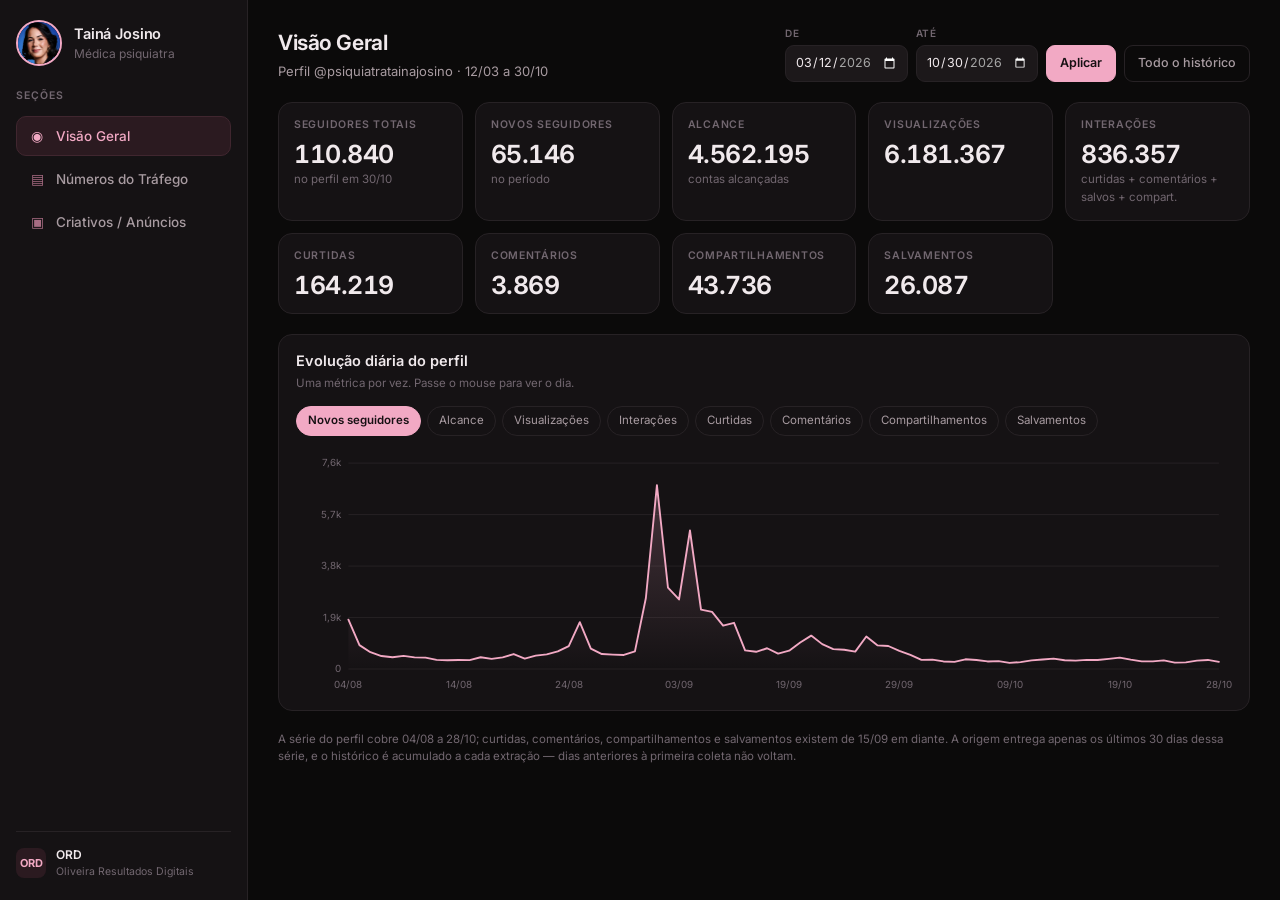
<file: site/index.html>
<!doctype html>
<html lang="pt-BR">
<head>
<meta charset="UTF-8">
<meta name="viewport" content="width=device-width, initial-scale=1">
<meta name="description" content="Dashboard de performance — Tainá Psiquiatra">
<title>Tainá Psiquiatra · Dashboard</title>
<link rel="icon" href="logo.jpg">
<link rel="preconnect" href="https://fonts.googleapis.com">
<link rel="preconnect" href="https://fonts.gstatic.com" crossorigin>
<link href="https://fonts.googleapis.com/css2?family=Inter:wght@400;500;600;700&display=swap" rel="stylesheet">
<link rel="stylesheet" href="style.css">
</head>
<body>
<div class="shell">
  <aside class="sidebar">
    <div class="brand">
      <img src="logo.jpg" alt="Tainá Josino">
      <div>
        <div class="name">Tainá Josino</div>
        <div class="sub">Médica psiquiatra</div>
      </div>
    </div>

    <div class="nav-label">Seções</div>
    <nav class="nav" id="nav">
      <a class="active" data-page="visao"><span class="ic">◉</span>Visão Geral</a>
      <a data-page="trafego"><span class="ic">▤</span>Números do Tráfego</a>
      <a data-page="criativos"><span class="ic">▣</span>Criativos / Anúncios</a>
    </nav>

    <div class="foot">
      <div class="mini">ORD</div>
      <div><div class="t">ORD</div><div class="s">Oliveira Resultados Digitais</div></div>
    </div>
  </aside>

  <main class="main">
    <!-- ========== VISÃO GERAL ========== -->
    <section id="page-visao">
      <div class="page-head">
        <div class="ttl">
          <h1>Visão Geral</h1>
          <p id="visaoSub">Desempenho do perfil no Instagram — alcance, engajamento e seguidores.</p>
        </div>
      <div class="datefilter">
        <div class="fld"><label for="deV">De</label><input type="date" id="deV"></div>
        <div class="fld"><label for="ateV">Até</label><input type="date" id="ateV"></div>
        <button id="aplicarV">Aplicar</button>
        <button class="ghost" id="limparV">Todo o histórico</button>
      </div>
      </div>
      <div class="kpis" id="visaoKpis"></div>
      <div class="card">
        <div class="card-head">
          <div>
            <h2>Evolução diária do perfil</h2>
            <p class="hint">Uma métrica por vez. Passe o mouse para ver o dia.</p>
          </div>
          <div class="metrics" id="visaoMetrics"></div>
        </div>
        <div class="card-body"><div class="plot" id="visaoPlot"></div></div>
      </div>
      <p class="note" id="visaoNota"></p>
    </section>

    <!-- ========== NÚMEROS DO TRÁFEGO ========== -->
    <section id="page-trafego" class="hidden">
      <div class="page-head">
        <div class="ttl">
          <h1>Números do Tráfego</h1>
          <p id="trafegoSub">Métricas do gerenciador de anúncios.</p>
        </div>
      <div class="datefilter">
        <div class="fld"><label for="deT">De</label><input type="date" id="deT"></div>
        <div class="fld"><label for="ateT">Até</label><input type="date" id="ateT"></div>
        <button id="aplicarT">Aplicar</button>
        <button class="ghost" id="limparT">Todo o histórico</button>
      </div>
      </div>
      <div class="kpis" id="trafegoKpis"></div>
      <div class="card">
        <div class="card-head">
          <div>
            <h2>Evolução diária do investimento</h2>
            <p class="hint">Uma métrica por vez. Passe o mouse para ver o dia.</p>
          </div>
          <div class="metrics" id="trafegoMetrics"></div>
        </div>
        <div class="card-body"><div class="plot" id="trafegoPlot"></div></div>
      </div>
      <div class="card">
        <div class="card-head"><div><h2>Campanhas no período</h2></div></div>
        <div class="card-body"><div class="scroll"><table id="tabCampanhas"></table></div></div>
      </div>
      <p class="note" id="trafegoNota"></p>
    </section>

    <!-- ========== CRIATIVOS ========== -->
    <section id="page-criativos" class="hidden">
      <div class="page-head">
        <div class="ttl">
          <h1>Criativos / Anúncios</h1>
          <p id="criativosSub"></p>
        </div>
      <div class="datefilter">
        <div class="fld"><label for="deC">De</label><input type="date" id="deC"></div>
        <div class="fld"><label for="ateC">Até</label><input type="date" id="ateC"></div>
        <button id="aplicarC">Aplicar</button>
        <button class="ghost" id="limparC">Todo o histórico</button>
      </div>
      </div>
      <div class="card">
        <div class="card-head">
          <div>
            <h2>Top publicações</h2>
            <p class="hint">Ordenadas pelo engajamento do post no Instagram: curtidas, comentários, salvamentos e compartilhamentos.</p>
          </div>
        </div>
        <div class="card-body"><div class="grid-ads" id="topPosts"></div></div>
      </div>
      <div class="card">
        <div class="card-head"><div><h2>Todos os criativos</h2><p class="hint" id="criativosHint"></p></div></div>
        <div class="card-body"><div class="grid-ads" id="gridAds"></div></div>
      </div>
    </section>
  </main>
</div>
<script src="data.js"></script>
<script src="app.js"></script>
</body>
</html>
</file>
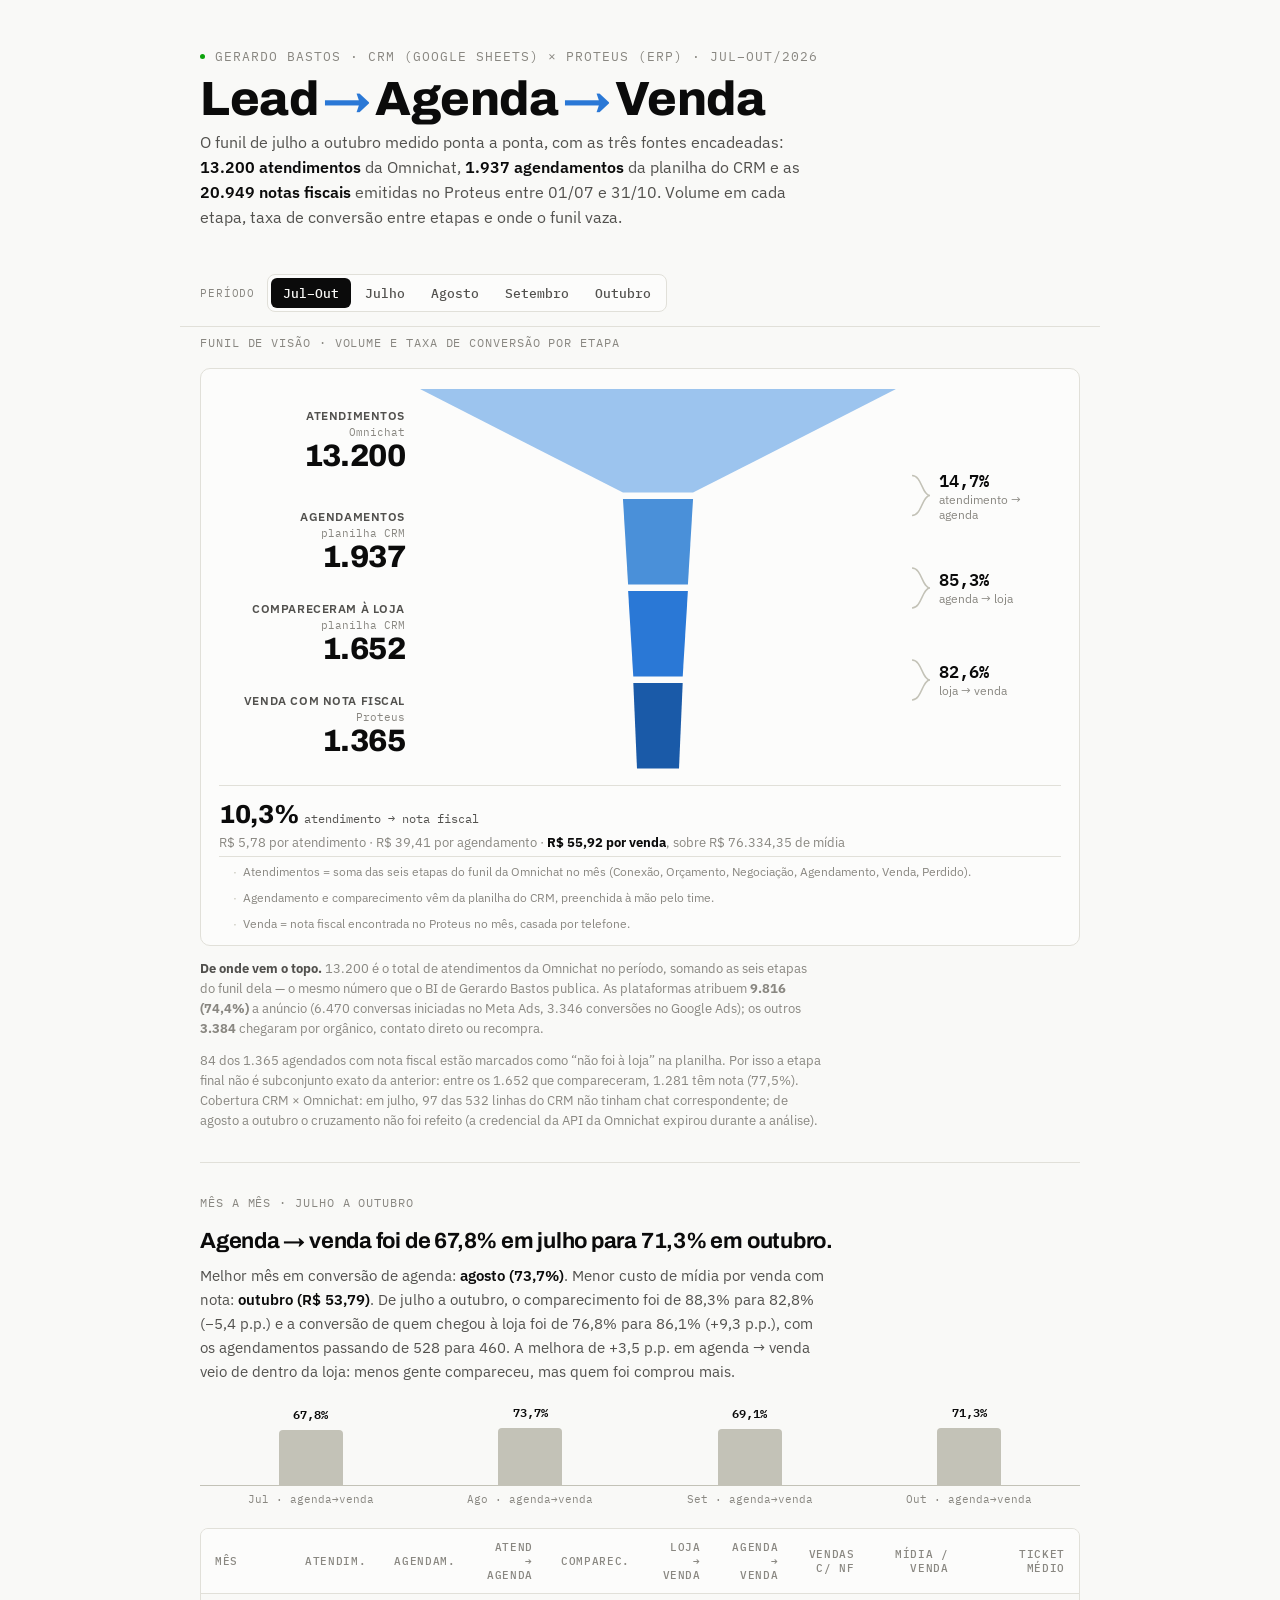
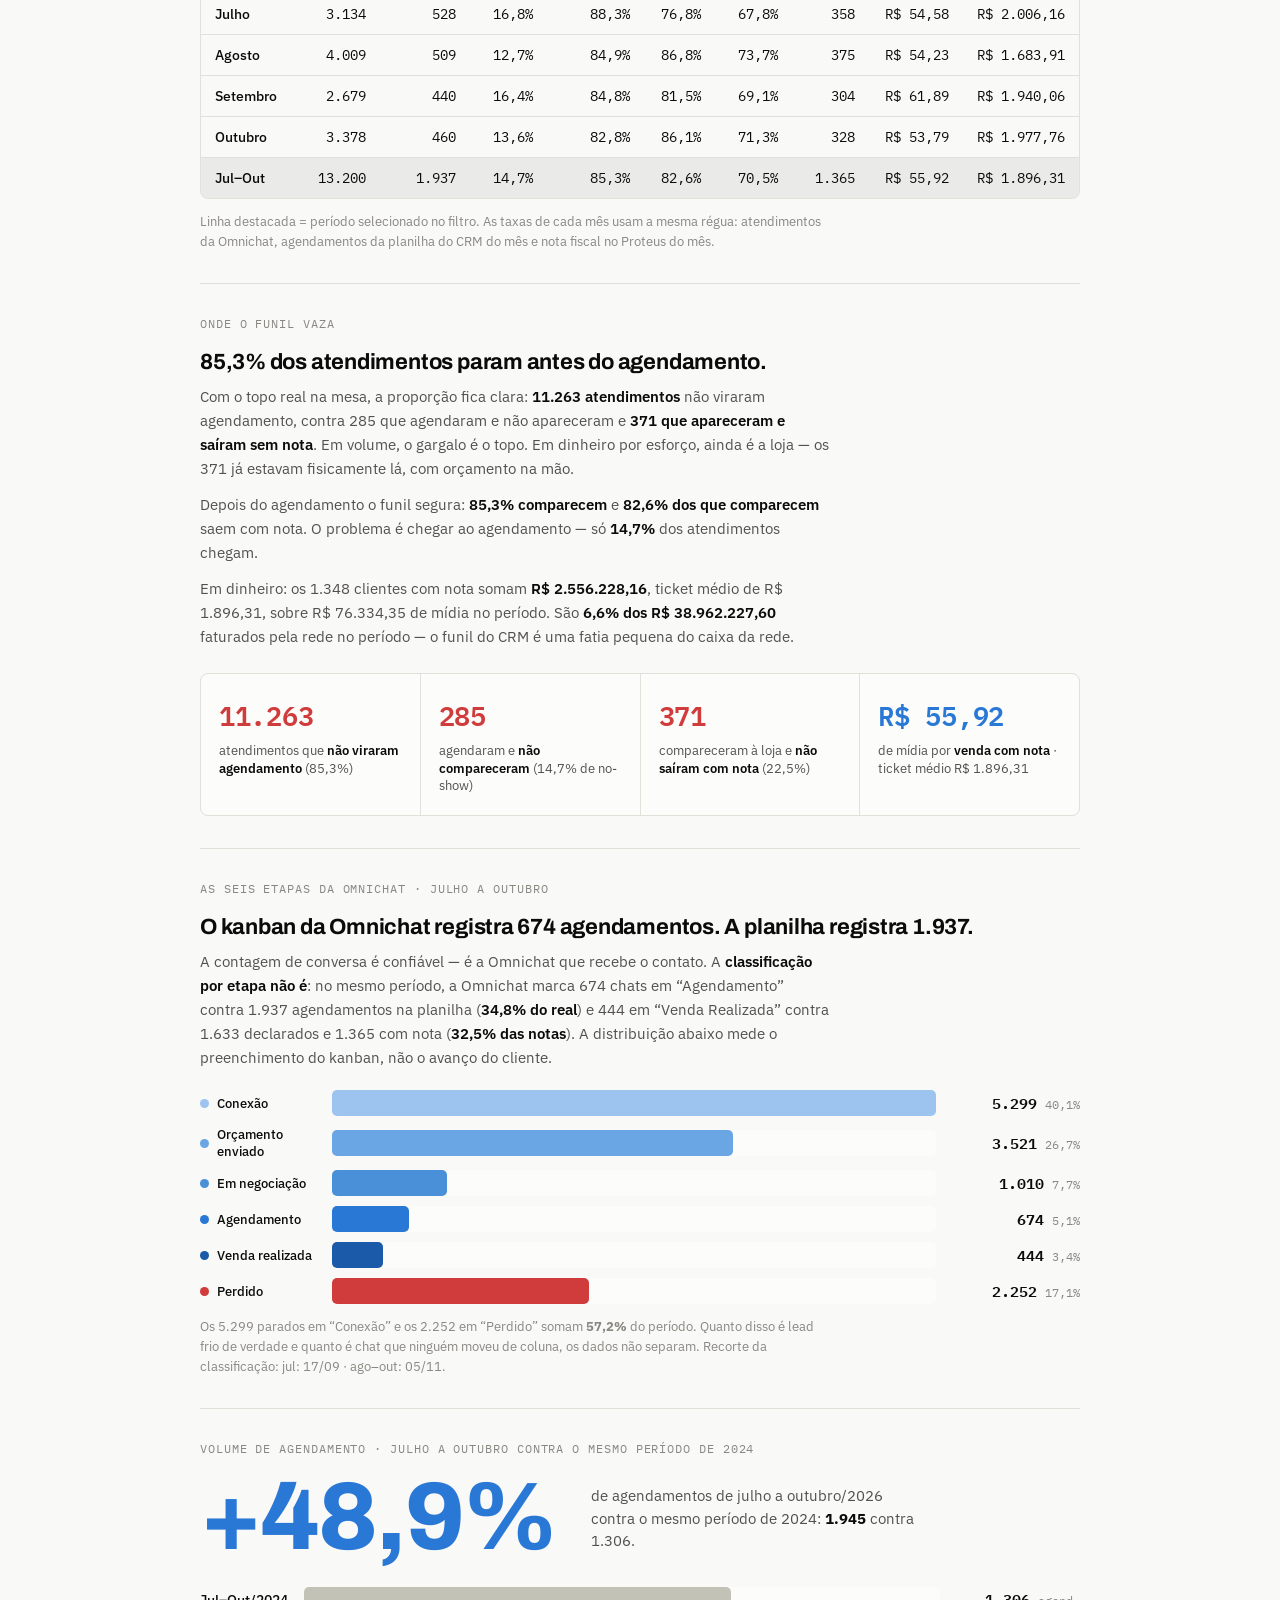
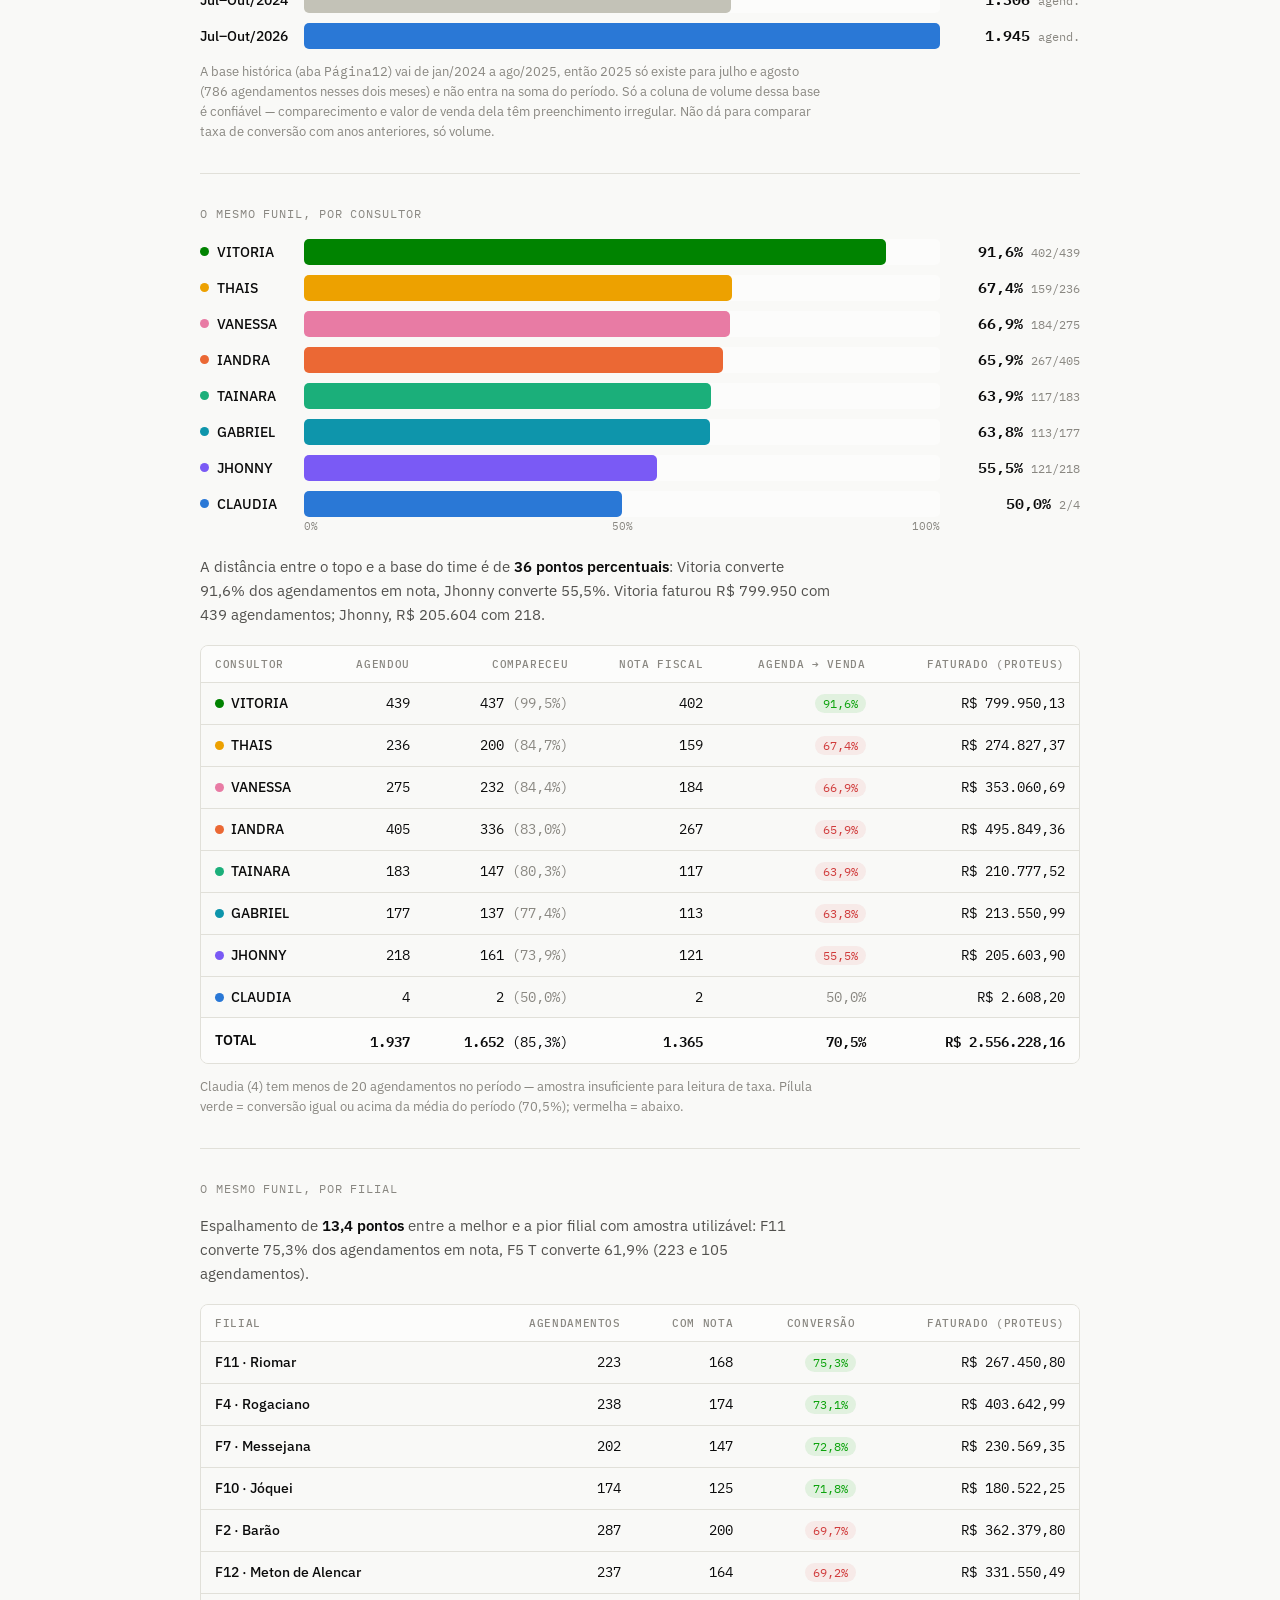
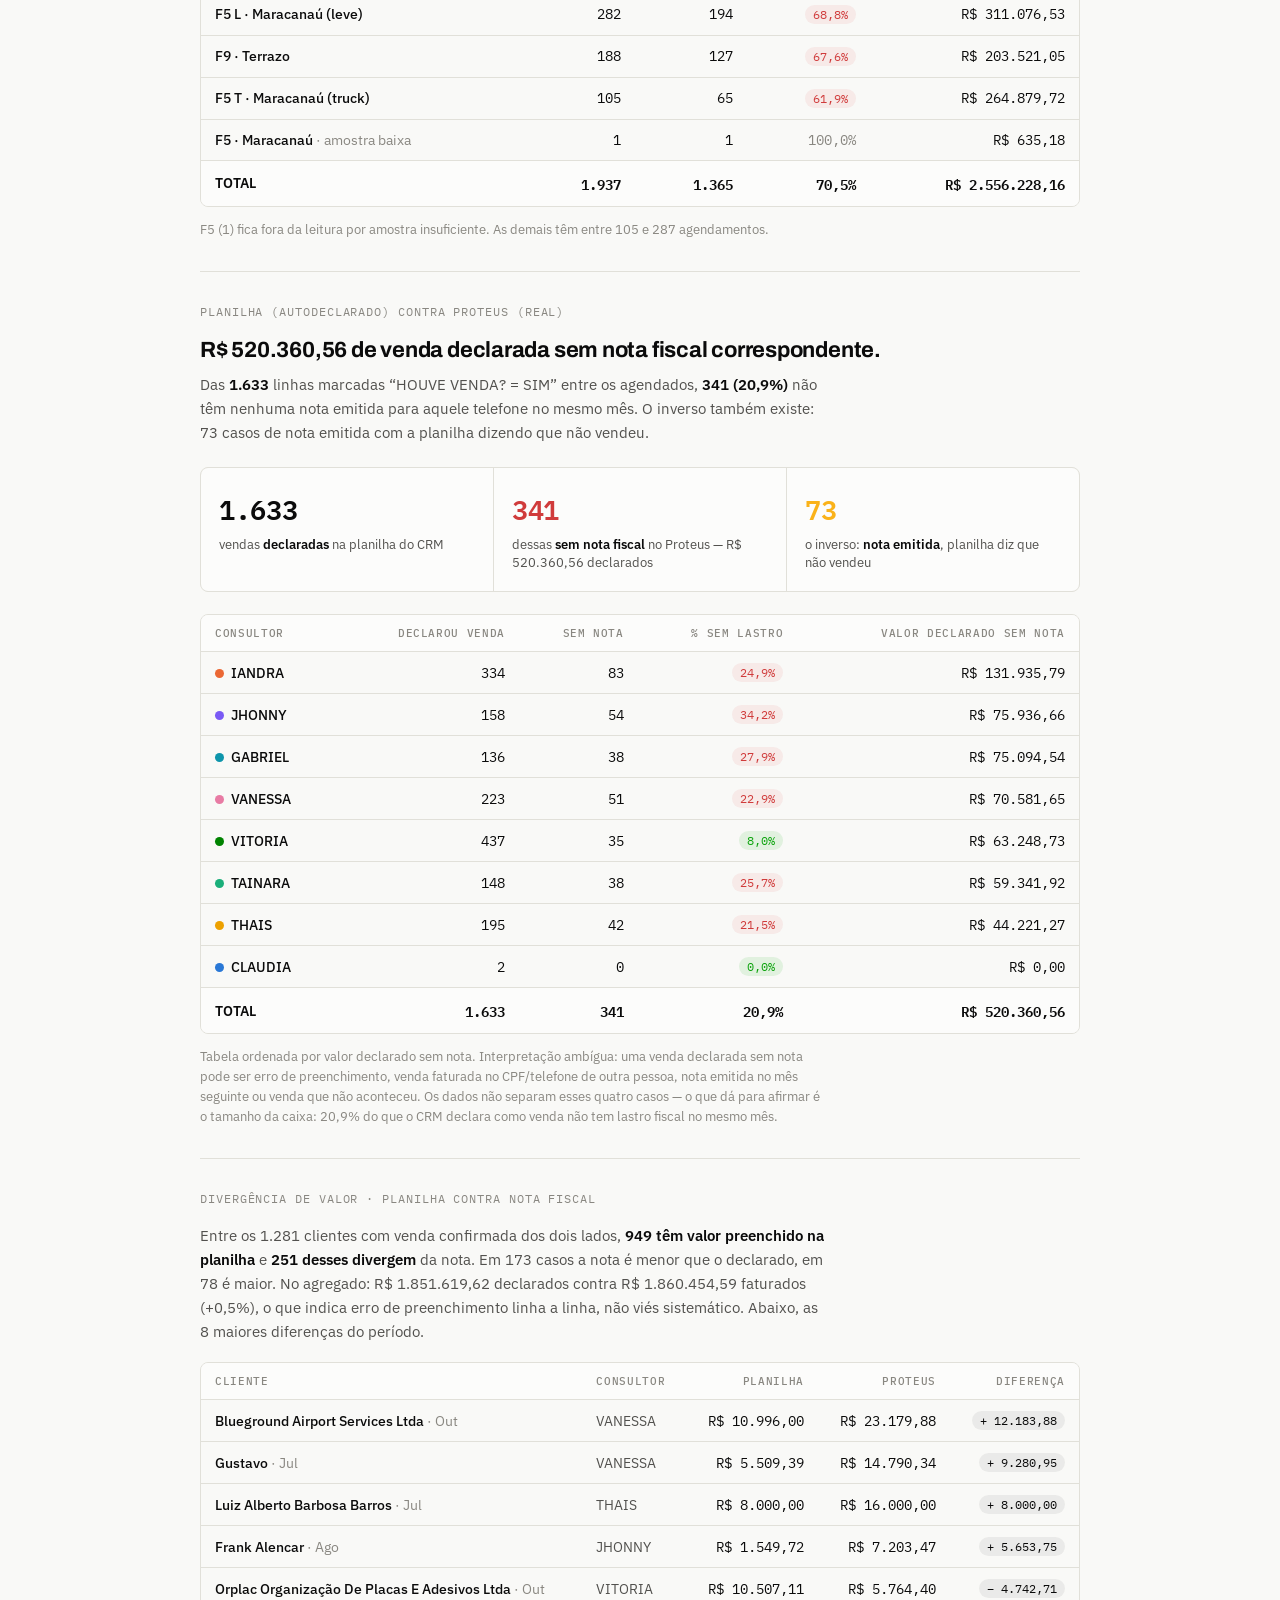
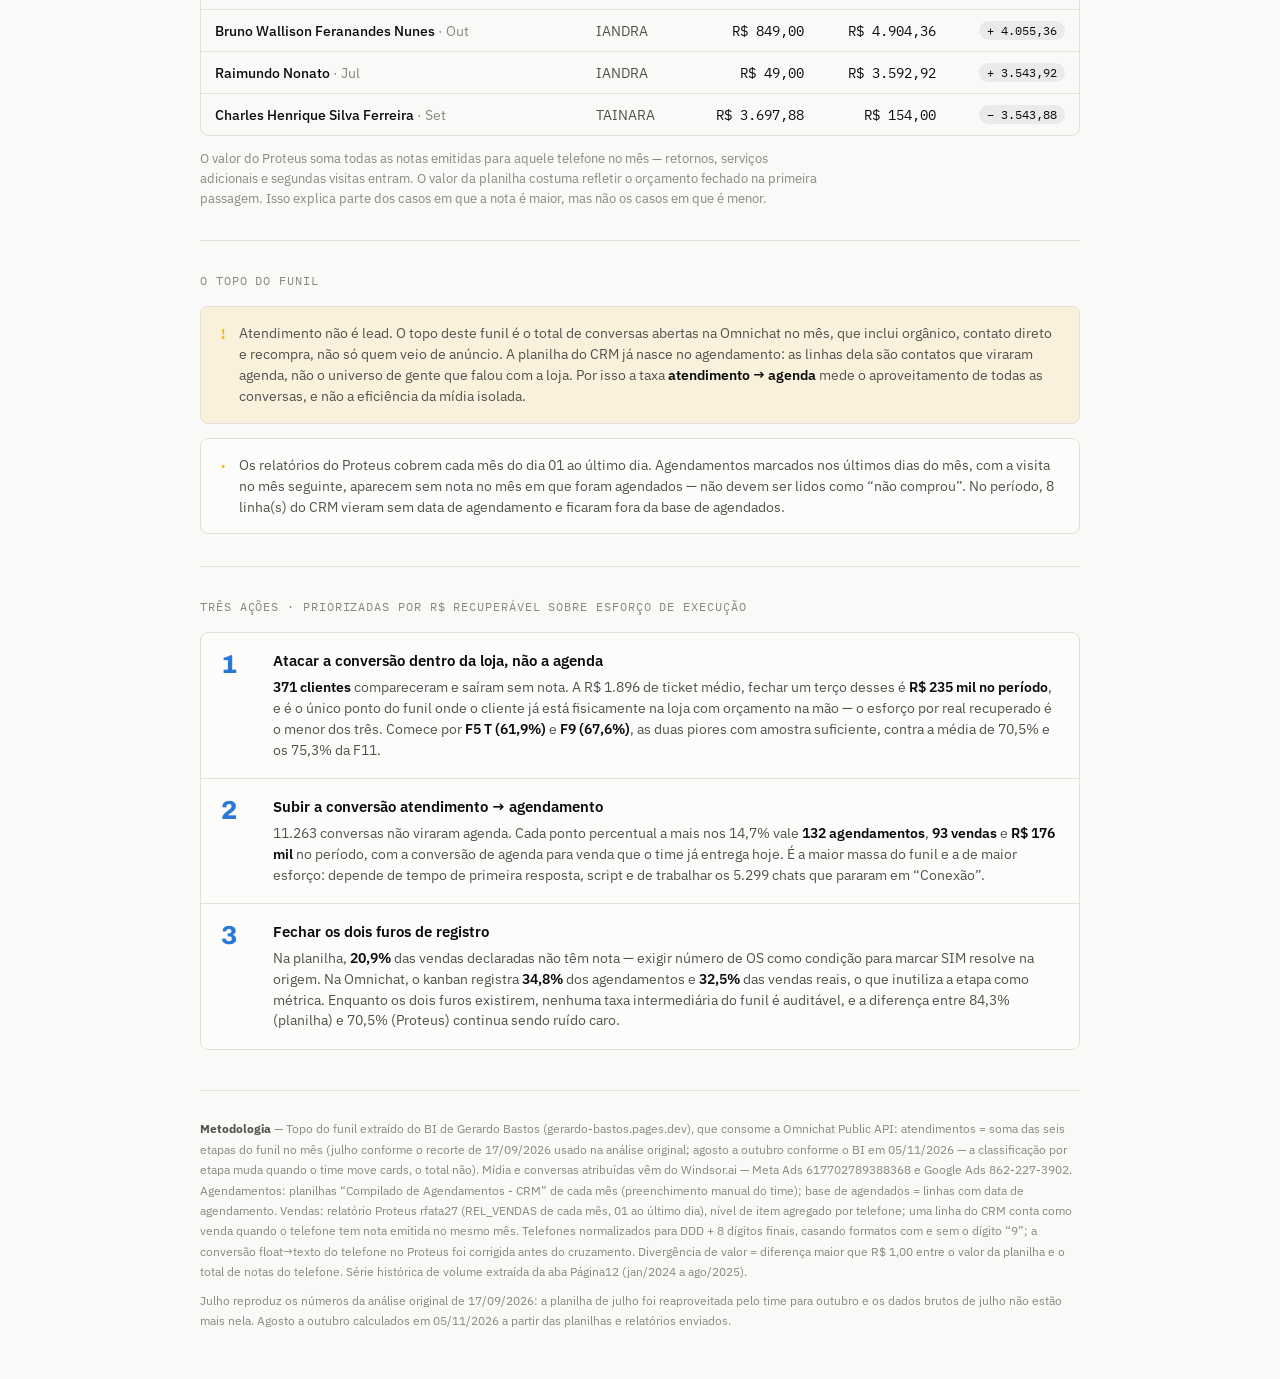
<file: funil_gerardo_bastos_jul_out_2026.html>
<!doctype html>
<html lang="pt-BR">
<head>
<meta charset="utf-8">
<meta name="viewport" content="width=device-width, initial-scale=1, viewport-fit=cover">
<title>Funil Lead → Agenda → Venda · Jul–Out</title>
<meta name="color-scheme" content="light dark">
<link rel="preconnect" href="https://fonts.googleapis.com">
<link rel="preconnect" href="https://fonts.gstatic.com" crossorigin>
<link href="https://fonts.googleapis.com/css2?family=Archivo:wght@500;600;700;800&family=IBM+Plex+Sans:wght@400;500;600&family=IBM+Plex+Mono:wght@400;500;600&display=swap" rel="stylesheet">
<style>

  :root{
    color-scheme: light;
    --page:#f9f9f7;
    --surface:#fcfcfb;
    --surface-raised:#ffffff;
    --text-primary:#0b0b0b;
    --text-secondary:#52514e;
    --text-muted:#898781;
    --gridline:#e1e0d9;
    --baseline:#c3c2b7;
    --border:rgba(11,11,11,0.10);

    --series-claudia:#2a78d6;
    --series-iandra:#eb6834;
    --series-tainara:#1baf7a;
    --series-thais:#eda100;
    --series-vanessa:#e87ba4;
    --series-vitoria:#008300;

    /* rampa sequencial do funil: mais fundo = mais escuro */
    --stage-0:#9cc4ee;
    --stage-1:#4a90d9;
    --stage-2:#2a78d6;
    --stage-3:#1a5aa8;
    --stage-ink:#ffffff;
    --stage-ghost:rgba(11,11,11,0.06);

    --good:#0ca30c;
    --critical:#d03b3b;
    --warning:#fab219;
    --good-wash: rgba(12,163,12,0.10);
    --critical-wash: rgba(208,59,59,0.08);
    --warning-wash: rgba(250,178,25,0.12);

    --font-display:"Archivo", system-ui, sans-serif;
    --font-body:"IBM Plex Sans", system-ui, -apple-system, "Segoe UI", sans-serif;
    --font-mono:"IBM Plex Mono", ui-monospace, "SF Mono", monospace;
  }
  @media (prefers-color-scheme: dark){
    :root:not([data-theme="light"]){
      color-scheme: dark;
      --page:#0d0d0d;
      --surface:#1a1a19;
      --surface-raised:#212120;
      --text-primary:#ffffff;
      --text-secondary:#c3c2b7;
      --text-muted:#898781;
      --gridline:#2c2c2a;
      --baseline:#383835;
      --border:rgba(255,255,255,0.10);

      --series-claudia:#3987e5;
      --series-iandra:#d95926;
      --series-tainara:#199e70;
      --series-thais:#c98500;
      --series-vanessa:#d55181;
      --series-vitoria:#008300;

      --stage-0:#9cc4ee;
      --stage-1:#4a90d9;
      --stage-2:#2a78d6;
      --stage-3:#1f63b8;
      --stage-ghost:rgba(255,255,255,0.07);

      --good-wash: rgba(12,163,12,0.16);
      --critical-wash: rgba(230,103,103,0.14);
      --warning-wash: rgba(250,178,25,0.16);
    }
  }
  :root[data-theme="dark"]{
    color-scheme: dark;
    --page:#0d0d0d;
    --surface:#1a1a19;
    --surface-raised:#212120;
    --text-primary:#ffffff;
    --text-secondary:#c3c2b7;
    --text-muted:#898781;
    --gridline:#2c2c2a;
    --baseline:#383835;
    --border:rgba(255,255,255,0.10);

    --series-claudia:#3987e5;
    --series-iandra:#d95926;
    --series-tainara:#199e70;
    --series-thais:#c98500;
    --series-vanessa:#d55181;
    --series-vitoria:#008300;

    --stage-0:#9cc4ee;
    --stage-1:#4a90d9;
    --stage-2:#2a78d6;
    --stage-3:#1f63b8;
    --stage-ghost:rgba(255,255,255,0.07);

    --good-wash: rgba(12,163,12,0.16);
    --critical-wash: rgba(230,103,103,0.14);
    --warning-wash: rgba(250,178,25,0.16);
  }

  *{box-sizing:border-box;}
  body{
    background:var(--page);
    color:var(--text-primary);
    font-family:var(--font-body);
    margin:0;
    padding-inline:20px;
    padding-block:48px;
  }
  .sheet{max-width:880px; margin:0 auto; display:flex; flex-direction:column; position:relative;}

  /* ---- header ---- */
  .eyebrow{
    font-family:var(--font-mono);
    font-size:12.5px;
    letter-spacing:.08em;
    text-transform:uppercase;
    color:var(--text-muted);
    display:flex; align-items:center; gap:10px; flex-wrap:wrap;
  }
  .eyebrow .dot{width:5px;height:5px;border-radius:50%;background:var(--good);flex:none;}
  h1{
    font-family:var(--font-display);
    font-weight:800;
    font-size:clamp(29px, 6.4vw, 48px);
    line-height:1.05;
    overflow-wrap:break-word;
    letter-spacing:-.01em;
    margin:10px 0 6px;
    text-wrap:balance;
  }
  h1 .arrow{color:var(--series-claudia); padding-inline:.10em;}
  .subhead{
    font-size:16px; color:var(--text-secondary); max-width:62ch;
    line-height:1.55; margin:0 0 32px;
  }
  .subhead b{color:var(--text-primary); font-weight:600;}

  section{padding-block:32px; border-top:1px solid var(--gridline);}
  section:first-of-type{border-top:none; padding-top:0;}
  .section-label{
    font-family:var(--font-mono); font-size:11.5px; letter-spacing:.08em;
    text-transform:uppercase; color:var(--text-muted); margin:0 0 18px;
  }
  h2{
    font-family:var(--font-display); font-weight:700;
    font-size:22px; line-height:1.2; margin:0 0 10px; letter-spacing:-.01em;
  }
  .lede{font-size:15px; color:var(--text-secondary); line-height:1.6; margin:0 0 4px; max-width:70ch;}
  .lede b{color:var(--text-primary); font-weight:600;}
  .lede + .lede{margin-top:12px;}

  /* ---- funil (HTML/CSS: rótulos fora da forma, texto não encolhe) ---- */
  .funnel-wrap{
    border:1px solid var(--gridline);
    border-radius:10px;
    background:var(--surface);
    padding:20px 18px 6px;
    margin-top:6px;
  }
  .funnel-vis{
    display:grid;
    grid-template-columns:186px minmax(0,1fr) 150px;
    gap:0 14px;
    align-items:start;
  }
  .flabels{display:flex; flex-direction:column;}
  .flabel{
    display:flex; flex-direction:column; align-items:flex-end; justify-content:center;
    text-align:right; gap:2px;
  }
  .flabel + .flabel{margin-top:6px;}
  .flabel.h0{height:104px;}
  .flabel.h1{height:86px;}
  .flabel-name{
    font-size:11.5px; font-weight:600; letter-spacing:.05em; text-transform:uppercase;
    color:var(--text-secondary); line-height:1.25;
  }
  .flabel-src{font-family:var(--font-mono); font-size:10.5px; color:var(--text-muted);}
  .flabel-vol{
    font-family:var(--font-display); font-weight:800; font-size:31px; line-height:1;
    color:var(--text-primary); letter-spacing:-.02em;
  }

  .funnel-stack{position:relative;}
  .fband{border-radius:2px;}
  .fband + .fband{margin-top:6px;}
  /* larguras proporcionais ao volume: 3.134 / 528 / 466 / 358 */
  .fband.s0{height:104px; background:var(--stage-0); clip-path:polygon(0 0, 100% 0, 58.42% 100%, 41.58% 100%);}
  .fband.s1{height:86px;  background:var(--stage-1); clip-path:polygon(41.58% 0, 58.42% 0, 57.43% 100%, 42.57% 100%);}
  .fband.s2{height:86px;  background:var(--stage-2); clip-path:polygon(42.57% 0, 57.43% 0, 55.71% 100%, 44.29% 100%);}
  .fband.s3{height:86px;  background:var(--stage-3); clip-path:polygon(44.29% 0, 55.71% 0, 54.85% 100%, 45.15% 100%);}

  .frates{position:relative; height:380px;}
  .frate{
    position:absolute; left:0; transform:translateY(-50%);
    display:flex; align-items:center; gap:8px;
  }
  .frate.b0{top:107px;}
  .frate.b1{top:199px;}
  .frate.b2{top:291px;}
  .frate-brace{flex:none; width:20px; height:44px;}
  .frate-brace path{fill:none; stroke:var(--baseline); stroke-width:1.5;}
  .frate-val{font-family:var(--font-mono); font-size:16.5px; font-weight:600; color:var(--text-primary); line-height:1.2;}
  .frate-cap{font-size:11.5px; color:var(--text-muted); display:block; margin-top:1px;}

  .fend{
    display:flex; flex-wrap:wrap; align-items:baseline; gap:6px 20px;
    margin-top:16px; padding-top:14px; border-top:1px solid var(--gridline);
  }
  .fend-val{font-family:var(--font-display); font-weight:800; font-size:26px; color:var(--text-primary); letter-spacing:-.01em;}
  .fend-cap{font-family:var(--font-mono); font-size:12px; color:var(--text-secondary);}
  .fend-sep{font-size:12.5px; color:var(--text-muted);}

  .funnel-caption{
    font-size:12px; color:var(--text-muted); margin:14px 0 0; line-height:1.5;
  }

  .funnel-foot{
    display:flex; gap:8px 22px; flex-wrap:wrap;
    font-size:12px; color:var(--text-muted);
    padding:6px 12px 6px; line-height:1.5;
    border-top:1px solid var(--gridline); margin-top:6px;
  }
  .funnel-foot span{position:relative; padding-left:12px;}
  .funnel-foot span::before{content:"·"; position:absolute; left:2px; color:var(--baseline);}

  /* ---- hero ---- */
  .hero-row{display:flex; gap:36px; align-items:flex-end; flex-wrap:wrap; margin-bottom:26px;}
  .hero-figure{
    font-family:var(--font-display); font-weight:800;
    font-size:clamp(58px, 12vw, 96px); line-height:.9;
    color:var(--series-claudia); letter-spacing:-.02em; flex:none;
  }
  .hero-caption{font-size:15px; color:var(--text-secondary); line-height:1.5; max-width:36ch; padding-bottom:8px;}
  .hero-caption b{color:var(--text-primary);}

  /* ---- barras ---- */
  .chart{display:flex; flex-direction:column; gap:10px;}
  .bar-row{display:grid; grid-template-columns:92px 1fr 128px; align-items:center; gap:12px;}
  .bar-name{font-size:13.5px; font-weight:500; color:var(--text-primary); display:flex; align-items:center; gap:8px;}
  .bar-swatch{width:9px;height:9px;border-radius:50%;flex:none;}
  .bar-track{position:relative; height:26px; background:var(--surface); border-radius:5px;}
  .bar-fill{position:absolute; left:0; top:0; bottom:0; border-radius:5px; min-width:5px; cursor:pointer; transition:filter .12s;}
  .bar-fill:hover, .bar-fill:focus-visible{filter:brightness(1.08);}
  .bar-value{font-family:var(--font-mono); font-size:13.5px; text-align:right;}
  .bar-value b{font-size:15px; font-weight:600; color:var(--text-primary);}
  .bar-value span{color:var(--text-muted); font-size:12px;}
  .chart.wide .bar-row{grid-template-columns:120px 1fr 132px;}
  .chart.wide .bar-name{font-size:13px;}
  .chart-axis{display:grid; grid-template-columns:92px 1fr 128px; gap:12px; margin-top:2px;}
  .chart-axis .ticks{position:relative; height:14px; font-family:var(--font-mono); font-size:10.5px; color:var(--text-muted);}
  .chart-axis .ticks span{position:absolute; left:0;}
  .chart-axis .ticks span:nth-child(2){left:50%; transform:translateX(-50%);}
  .chart-axis .ticks span:last-child{left:100%; transform:translateX(-100%);}
  .tooltip{
    position:absolute; pointer-events:none; background:var(--text-primary); color:var(--page);
    font-family:var(--font-mono); font-size:11.5px; padding:6px 9px; border-radius:5px;
    white-space:nowrap; opacity:0; transform:translate(-50%,-8px); transition:opacity .1s; z-index:5;
  }
  .tooltip.show{opacity:1;}

  /* ---- tiles ---- */
  .tiles{
    display:grid; grid-template-columns:repeat(3, 1fr); gap:1px;
    background:var(--gridline); border:1px solid var(--gridline);
    border-radius:8px; overflow:hidden;
  }
  .tiles.four{grid-template-columns:repeat(4, 1fr);}
  .tile{background:var(--surface); padding:20px 18px; display:flex; flex-direction:column; gap:6px;}
  .tile-value{font-family:var(--font-mono); font-weight:600; font-size:27px; letter-spacing:-.01em;}
  .tile-value.crit{color:var(--critical);}
  .tile-value.warn{color:#b3790f;}
  :root:not([data-theme="light"]) .tile-value.warn{color:var(--warning);}
  :root[data-theme="dark"] .tile-value.warn{color:var(--warning);}
  .tile-label{font-size:12.5px; color:var(--text-secondary); line-height:1.4;}
  .tile-label b{color:var(--text-primary); font-weight:600;}

  /* ---- tabela ---- */
  .table-wrap{overflow-x:auto; border:1px solid var(--gridline); border-radius:8px;}
  table{width:100%; border-collapse:collapse; font-size:13.5px; min-width:580px;}
  thead th{
    text-align:left; font-family:var(--font-mono); font-size:11px; letter-spacing:.06em;
    text-transform:uppercase; color:var(--text-muted); font-weight:500;
    padding:11px 14px; border-bottom:1px solid var(--gridline); background:var(--surface);
  }
  thead th.r{text-align:right;}
  tbody td{padding:11px 14px; border-bottom:1px solid var(--gridline); color:var(--text-secondary);}
  tbody tr:last-child td{border-bottom:none;}
  tbody td.num{font-family:var(--font-mono); font-variant-numeric:tabular-nums; text-align:right; color:var(--text-primary);}
  tbody td.name{color:var(--text-primary); font-weight:500; white-space:nowrap;}
  tbody tr.total td{background:var(--surface); font-weight:600; color:var(--text-primary);}
  .pill{display:inline-block; font-family:var(--font-mono); font-size:12px; padding:2px 8px; border-radius:20px;}
  .pill.bad{background:var(--critical-wash); color:var(--critical);}
  .pill.ok{background:var(--good-wash); color:var(--good);}
  .pill.neutral{background:var(--stage-ghost); color:var(--text-primary);}
  .swatch-inline{width:9px;height:9px;border-radius:50%;display:inline-block;margin-right:7px;vertical-align:baseline;}

  .note{font-size:12.5px; color:var(--text-muted); margin:12px 0 0; line-height:1.6; max-width:78ch;}

  .callout{
    display:flex; gap:12px; padding:16px 18px; background:var(--warning-wash);
    border:1px solid var(--gridline); border-radius:8px;
    font-size:13.5px; color:var(--text-secondary); line-height:1.55;
  }
  .callout.neutral{background:var(--surface);}
  .callout .mark{font-family:var(--font-mono); color:#8a5c0c; font-weight:600; flex:none;}
  :root:not([data-theme="light"]) .callout .mark{color:var(--warning);}
  :root[data-theme="dark"] .callout .mark{color:var(--warning);}
  .callout b{color:var(--text-primary); font-weight:600;}

  /* ---- recomendações ---- */
  .recs{display:flex; flex-direction:column; gap:1px; background:var(--gridline); border:1px solid var(--gridline); border-radius:8px; overflow:hidden;}
  .rec{background:var(--surface); padding:18px 20px; display:grid; grid-template-columns:38px 1fr; gap:14px; align-items:start;}
  .rec-n{
    font-family:var(--font-display); font-weight:800; font-size:26px;
    line-height:1; color:var(--series-claudia);
  }
  .rec-t{font-size:15px; font-weight:600; color:var(--text-primary); margin:0 0 5px; line-height:1.35;}
  .rec-d{font-size:13.5px; color:var(--text-secondary); line-height:1.55; margin:0;}
  .rec-d b{color:var(--text-primary); font-weight:600;}

  footer{
    padding-top:28px; margin-top:8px; border-top:1px solid var(--gridline);
    font-size:12px; color:var(--text-muted); line-height:1.7;
  }
  footer b{color:var(--text-secondary);}

  @media (max-width:620px){
    .tiles, .tiles.four{grid-template-columns:1fr 1fr;}
    .bar-row{grid-template-columns:70px 1fr; row-gap:4px;}
    .bar-value{grid-column:2/3; text-align:left;}
    .chart-axis{display:none;}
    .chart.wide .bar-row{grid-template-columns:1fr;}
    .hero-row{gap:18px;}
    .funnel-wrap{padding:16px 12px 6px;}
    .funnel-vis{grid-template-columns:118px minmax(0,1fr); gap:0 10px;}
    .flabel-name{font-size:10px; letter-spacing:.03em;}
    .flabel-vol{font-size:24px;}
    .flabel-src{font-size:9.5px;}
    .frates{grid-column:1 / -1; height:auto; display:flex; gap:10px; flex-wrap:wrap; margin-top:16px;}
    .frate{position:static; transform:none; flex:1 1 138px;}
    .frate.b0, .frate.b1, .frate.b2{top:auto;}
    .frate-brace{transform:rotate(-90deg); width:18px; height:34px;}
    .fend{gap:4px 14px;}
    .fend-val{font-size:22px;}
  }
  @media (max-width:420px){
    .tiles, .tiles.four{grid-template-columns:1fr;}
  }

  :root{ --series-jhonny:#7a5af5; --series-gabriel:#0e95ab; }
  @media (prefers-color-scheme: dark){ :root:not([data-theme="light"]){ --series-jhonny:#9b82f7; --series-gabriel:#1fb0c7; } }
  :root[data-theme="dark"]{ --series-jhonny:#9b82f7; --series-gabriel:#1fb0c7; }

  /* ---- filtro de período ---- */
  .periodbar{
    position:sticky; top:0; z-index:20; background:var(--page);
    margin:0 -20px 8px; padding:12px 20px 14px; border-bottom:1px solid var(--gridline);
    display:flex; align-items:center; gap:12px; flex-wrap:wrap;
  }
  .periodbar .plabel{font-family:var(--font-mono); font-size:11px; letter-spacing:.08em; text-transform:uppercase; color:var(--text-muted);}
  .seg{display:inline-flex; flex-wrap:wrap; gap:2px; background:var(--surface); border:1px solid var(--gridline); border-radius:8px; padding:3px;}
  .seg button{
    font-family:var(--font-mono); font-size:12.5px; font-weight:500; color:var(--text-secondary);
    background:transparent; border:0; border-radius:6px; padding:7px 12px; cursor:pointer;
  }
  .seg button:hover{color:var(--text-primary);}
  .seg button[aria-pressed="true"]{background:var(--text-primary); color:var(--page);}
  .seg button:focus-visible{outline:2px solid var(--series-claudia); outline-offset:1px;}

  /* ---- evolução mês a mês ---- */
  tbody tr.sel td{background:var(--stage-ghost);}
  tbody td.num .delta{font-size:11px; color:var(--text-muted); margin-left:4px;}
  .spark{display:flex; align-items:flex-end; gap:6px; height:84px; margin-top:18px; padding:0 4px; border-bottom:1px solid var(--baseline);}
  .spark .col{flex:1; display:flex; flex-direction:column; align-items:center; justify-content:flex-end; height:100%; gap:6px; min-width:0;}
  .spark .bar{width:100%; max-width:64px; border-radius:4px 4px 0 0; background:var(--baseline); min-height:3px;}
  .spark .col.sel .bar{background:var(--series-claudia);}
  .spark .v{font-family:var(--font-mono); font-size:12px; color:var(--text-primary); font-weight:600;}
  .spark-lbl{display:flex; gap:6px; padding:6px 4px 0;}
  .spark-lbl span{flex:1; text-align:center; font-family:var(--font-mono); font-size:11px; color:var(--text-muted);}
  .muted{color:var(--text-muted);}
  #evo-body td.num{white-space:nowrap;}
</style>
</head>
<body>
<div class="sheet">

  <div class="eyebrow"><span class="dot"></span><span id="eyebrow"></span></div>
  <h1>Lead<span class="arrow">→</span><wbr>Agenda<span class="arrow">→</span><wbr>Venda</h1>
  <p class="subhead" id="subhead"></p>

  <div class="periodbar">
    <span class="plabel">Período</span>
    <div class="seg" id="seg" role="group" aria-label="Filtrar período"></div>
  </div>

  <section>
    <p class="section-label">Funil de visão · volume e taxa de conversão por etapa</p>
    <div class="funnel-wrap">
      <div class="funnel-vis">
        <div class="flabels" aria-hidden="true">
          <div class="flabel h0"><span class="flabel-name">Atendimentos</span><span class="flabel-src">Omnichat</span><span class="flabel-vol" id="v0"></span></div>
          <div class="flabel h1"><span class="flabel-name">Agendamentos</span><span class="flabel-src">planilha CRM</span><span class="flabel-vol" id="v1"></span></div>
          <div class="flabel h1"><span class="flabel-name">Compareceram à loja</span><span class="flabel-src">planilha CRM</span><span class="flabel-vol" id="v2"></span></div>
          <div class="flabel h1"><span class="flabel-name">Venda com nota fiscal</span><span class="flabel-src">Proteus</span><span class="flabel-vol" id="v3"></span></div>
        </div>
        <div class="funnel-stack" role="img" id="fstack">
          <div class="fband s0" id="b0"></div>
          <div class="fband s1" id="b1"></div>
          <div class="fband s2" id="b2"></div>
          <div class="fband s3" id="b3"></div>
        </div>
        <div class="frates">
          <div class="frate b0"><svg class="frate-brace" viewBox="0 0 20 44" aria-hidden="true"><path d="M 1 2 C 11 2, 11 22, 19 22 C 11 22, 11 42, 1 42"/></svg>
            <span><span class="frate-val" id="r0"></span><span class="frate-cap">atendimento → agenda</span></span></div>
          <div class="frate b1"><svg class="frate-brace" viewBox="0 0 20 44" aria-hidden="true"><path d="M 1 2 C 11 2, 11 22, 19 22 C 11 22, 11 42, 1 42"/></svg>
            <span><span class="frate-val" id="r1"></span><span class="frate-cap">agenda → loja</span></span></div>
          <div class="frate b2"><svg class="frate-brace" viewBox="0 0 20 44" aria-hidden="true"><path d="M 1 2 C 11 2, 11 22, 19 22 C 11 22, 11 42, 1 42"/></svg>
            <span><span class="frate-val" id="r2"></span><span class="frate-cap">loja → venda</span></span></div>
        </div>
      </div>
      <div class="fend">
        <span><span class="fend-val" id="e2e"></span> <span class="fend-cap">atendimento → nota fiscal</span></span>
        <span class="fend-sep" id="cost"></span>
      </div>
      <div class="funnel-foot">
        <span>Atendimentos = soma das seis etapas do funil da Omnichat no mês (Conexão, Orçamento, Negociação, Agendamento, Venda, Perdido).</span>
        <span>Agendamento e comparecimento vêm da planilha do CRM, preenchida à mão pelo time.</span>
        <span>Venda = nota fiscal encontrada no Proteus no mês, casada por telefone.</span>
      </div>
    </div>
    <p class="note" id="note-top"></p>
    <p class="note" id="note-match"></p>
  </section>

  <section>
    <p class="section-label">Mês a mês · julho a outubro</p>
    <h2 id="evo-h"></h2>
    <p class="lede" id="evo-l"></p>
    <div class="spark" id="spark" aria-hidden="true"></div>
    <div class="spark-lbl" id="spark-lbl" aria-hidden="true"></div>
    <div class="table-wrap" style="margin-top:22px">
      <table>
        <thead><tr><th>Mês</th><th class="r">Atendim.</th><th class="r">Agendam.</th><th class="r">Atend → agenda</th><th class="r">Comparec.</th><th class="r">Loja → venda</th><th class="r">Agenda → venda</th><th class="r">Vendas c/ NF</th><th class="r">Mídia / venda</th><th class="r">Ticket médio</th></tr></thead>
        <tbody id="evo-body"></tbody>
      </table>
    </div>
    <p class="note">Linha destacada = período selecionado no filtro. As taxas de cada mês usam a mesma régua: atendimentos da Omnichat, agendamentos da planilha do CRM do mês e nota fiscal no Proteus do mês.</p>
  </section>

  <section>
    <p class="section-label">Onde o funil vaza</p>
    <h2 id="leak-h"></h2>
    <p class="lede" id="leak-l1"></p>
    <p class="lede" id="leak-l2"></p>
    <p class="lede" id="leak-l3"></p>
    <div class="tiles four" style="margin-top:24px" id="leak-tiles"></div>
  </section>

  <section>
    <p class="section-label" id="omni-label"></p>
    <h2 id="omni-h"></h2>
    <p class="lede" id="omni-l"></p>
    <div class="chart wide" id="omni-chart" style="margin-top:20px"></div>
    <p class="note" id="omni-n"></p>
  </section>

  <section>
    <p class="section-label" id="hist-label"></p>
    <div class="hero-row">
      <div class="hero-figure" id="hist-hero"></div>
      <div class="hero-caption" id="hist-cap"></div>
    </div>
    <div class="chart" id="hist-chart"></div>
    <p class="note" id="hist-n"></p>
  </section>

  <section>
    <p class="section-label">O mesmo funil, por consultor</p>
    <div class="chart" id="chart"></div>
    <div class="chart-axis"><div></div><div class="ticks"><span>0%</span><span>50%</span><span>100%</span></div><div></div></div>
    <div class="tooltip" id="tooltip"></div>
    <p class="lede" style="margin-top:22px" id="cons-l"></p>
    <div class="table-wrap" style="margin-top:18px">
      <table>
        <thead><tr><th>Consultor</th><th class="r">Agendou</th><th class="r">Compareceu</th><th class="r">Nota fiscal</th><th class="r">Agenda → venda</th><th class="r">Faturado (Proteus)</th></tr></thead>
        <tbody id="cons-body"></tbody>
      </table>
    </div>
    <p class="note" id="cons-n"></p>
  </section>

  <section>
    <p class="section-label">O mesmo funil, por filial</p>
    <p class="lede" id="fil-l"></p>
    <div class="table-wrap" style="margin-top:18px">
      <table>
        <thead><tr><th>Filial</th><th class="r">Agendamentos</th><th class="r">Com nota</th><th class="r">Conversão</th><th class="r">Faturado (Proteus)</th></tr></thead>
        <tbody id="filial-body"></tbody>
      </table>
    </div>
    <p class="note" id="fil-n"></p>
  </section>

  <section>
    <p class="section-label">Planilha (autodeclarado) contra Proteus (real)</p>
    <h2 id="dec-h"></h2>
    <p class="lede" id="dec-l"></p>
    <div class="tiles" style="margin-top:22px" id="dec-tiles"></div>
    <div class="table-wrap" style="margin-top:22px">
      <table>
        <thead><tr><th>Consultor</th><th class="r">Declarou venda</th><th class="r">Sem nota</th><th class="r">% sem lastro</th><th class="r">Valor declarado sem nota</th></tr></thead>
        <tbody id="leak-body"></tbody>
      </table>
    </div>
    <p class="note" id="dec-n"></p>
  </section>

  <section>
    <p class="section-label">Divergência de valor · planilha contra nota fiscal</p>
    <p class="lede" id="div-l"></p>
    <div class="table-wrap" style="margin-top:18px">
      <table>
        <thead><tr><th>Cliente</th><th>Consultor</th><th class="r">Planilha</th><th class="r">Proteus</th><th class="r">Diferença</th></tr></thead>
        <tbody id="divergence-body"></tbody>
      </table>
    </div>
    <p class="note">O valor do Proteus soma todas as notas emitidas para aquele telefone no mês — retornos, serviços adicionais e segundas visitas entram. O valor da planilha costuma refletir o orçamento fechado na primeira passagem. Isso explica parte dos casos em que a nota é maior, mas não os casos em que é menor.</p>
  </section>

  <section>
    <p class="section-label">O topo do funil</p>
    <div class="callout">
      <span class="mark">!</span>
      <span>Atendimento não é lead. O topo deste funil é o total de conversas abertas na Omnichat no mês, que inclui orgânico, contato direto e recompra, não só quem veio de anúncio. A planilha do CRM já nasce no agendamento: as linhas dela são contatos que viraram agenda, não o universo de gente que falou com a loja. Por isso a taxa <b>atendimento → agenda</b> mede o aproveitamento de todas as conversas, e não a eficiência da mídia isolada.</span>
    </div>
    <div class="callout neutral" style="margin-top:14px">
      <span class="mark">·</span>
      <span id="topo-c2"></span>
    </div>
  </section>

  <section>
    <p class="section-label">Três ações · priorizadas por R$ recuperável sobre esforço de execução</p>
    <div class="recs" id="recs"></div>
  </section>

  <footer>
    <div><b>Metodologia</b> — Topo do funil extraído do BI de Gerardo Bastos (gerardo-bastos.pages.dev), que consome a Omnichat Public API: atendimentos = soma das seis etapas do funil no mês (julho conforme o recorte de 17/09/2026 usado na análise original; agosto a outubro conforme o BI em 05/11/2026 — a classificação por etapa muda quando o time move cards, o total não). Mídia e conversas atribuídas vêm do Windsor.ai — Meta Ads 617702789388368 e Google Ads 862-227-3902. Agendamentos: planilhas “Compilado de Agendamentos - CRM” de cada mês (preenchimento manual do time); base de agendados = linhas com data de agendamento. Vendas: relatório Proteus rfata27 (REL_VENDAS de cada mês, 01 ao último dia), nível de item agregado por telefone; uma linha do CRM conta como venda quando o telefone tem nota emitida no mesmo mês. Telefones normalizados para DDD + 8 dígitos finais, casando formatos com e sem o dígito “9”; a conversão float→texto do telefone no Proteus foi corrigida antes do cruzamento. Divergência de valor = diferença maior que R$ 1,00 entre o valor da planilha e o total de notas do telefone. Série histórica de volume extraída da aba Página12 (jan/2024 a ago/2025).</div>
    <div style="margin-top:8px;">Julho reproduz os números da análise original de 17/09/2026: a planilha de julho foi reaproveitada pelo time para outubro e os dados brutos de julho não estão mais nela. Agosto a outubro calculados em <span id="gen"></span> a partir das planilhas e relatórios enviados.</div>
  </footer>
</div>

<script>
const RAW = {"generated": "05/11/2026", "m": {"jul": {"linhas": 532, "sem_data": 4, "ag": 528, "loja": 466, "nf": 358, "nf_loja": 349, "nf_naofoi": 9, "dec": 452, "semnf": 101, "perdido": 153949.12, "inverso": 7, "rs": 718203.72, "rede": 10498070.25, "clientes_nf": 358, "both": 354, "comvalor": 310, "diverge": 90, "menor": 60, "maior": 30, "soma_dec": 635483.81, "soma_pr": 643306.84, "crm_sem_chat": 97, "crm_sem_chat_linhas": 532, "etapas": [1054, 732, 469, 189, 143, 547], "cons": [{"name": "VITORIA", "ag": 118, "loja": 116, "nf": 104, "dec": 116, "semnf": 12, "rs": 227357.73, "perdido": 24101.15}, {"name": "THAIS", "ag": 87, "loja": 77, "nf": 59, "dec": 73, "semnf": 15, "rs": 123342.67, "perdido": 8704.22}, {"name": "VANESSA", "ag": 106, "loja": 88, "nf": 70, "dec": 83, "semnf": 17, "rs": 138594.64, "perdido": 22101.75}, {"name": "TAINARA", "ag": 87, "loja": 71, "nf": 51, "dec": 70, "semnf": 20, "rs": 99391.99, "perdido": 40831.82}, {"name": "IANDRA", "ag": 126, "loja": 112, "nf": 72, "dec": 108, "semnf": 37, "rs": 126908.49, "perdido": 58210.18}, {"name": "CLAUDIA", "ag": 4, "loja": 2, "nf": 2, "dec": 2, "semnf": 0, "rs": 2608.2, "perdido": 0}], "fil": [{"name": "F11", "ag": 58, "loja": 0, "nf": 45, "dec": 0, "semnf": 0, "rs": 75704.89, "perdido": 0}, {"name": "F4", "ag": 58, "loja": 0, "nf": 43, "dec": 0, "semnf": 0, "rs": 115009.39, "perdido": 0}, {"name": "F7", "ag": 48, "loja": 0, "nf": 34, "dec": 0, "semnf": 0, "rs": 51108.33, "perdido": 0}, {"name": "F10", "ag": 70, "loja": 0, "nf": 49, "dec": 0, "semnf": 0, "rs": 71589.57, "perdido": 0}, {"name": "F5 L", "ag": 70, "loja": 0, "nf": 49, "dec": 0, "semnf": 0, "rs": 71234.99, "perdido": 0}, {"name": "F12", "ag": 68, "loja": 0, "nf": 45, "dec": 0, "semnf": 0, "rs": 105615.33, "perdido": 0}, {"name": "F2", "ag": 78, "loja": 0, "nf": 49, "dec": 0, "semnf": 0, "rs": 135399.15, "perdido": 0}, {"name": "F9", "ag": 59, "loja": 0, "nf": 33, "dec": 0, "semnf": 0, "rs": 55836.18, "perdido": 0}, {"name": "F5 T", "ag": 18, "loja": 0, "nf": 10, "dec": 0, "semnf": 0, "rs": 36070.71, "perdido": 0}, {"name": "F5", "ag": 1, "loja": 0, "nf": 1, "dec": 0, "semnf": 0, "rs": 635.18, "perdido": 0}], "top": [{"name": "Gustavo", "cons": "VANESSA", "sheet": 5509.39, "proteus": 14790.34}, {"name": "Luiz Alberto Barbosa Barros", "cons": "THAIS", "sheet": 8000, "proteus": 16000}, {"name": "Raimundo Nonato", "cons": "IANDRA", "sheet": 49, "proteus": 3592.92}, {"name": "Dagoberto da Rocha Façanha Neto", "cons": "THAIS", "sheet": 7854.16, "proteus": 5525.62}, {"name": "Paulo Cesar Monteiro Nunes", "cons": "VITORIA", "sheet": 1344.43, "proteus": 3498.8}, {"name": "Adriano Pinheiro dos Santos", "cons": "THAIS", "sheet": 7970.1, "proteus": 5900}, {"name": "Ildefonso Canuto", "cons": "VITORIA", "sheet": 1575.84, "proteus": 3575.84}, {"name": "Fabiana Pereira dos Santos", "cons": "VITORIA", "sheet": 12882, "proteus": 11146.72}], "label": "Julho", "short": "Jul", "range": "01/07 a 31/07", "notas": 5818, "h2024": 381, "h2025": 408, "atend": 3134, "meta_spend": 11344.51, "g_spend": 8195.17, "meta_conv": 1371, "g_conv": 334.0}, "ago": {"linhas": 509, "sem_data": 0, "ag": 509, "loja": 432, "nf": 375, "nf_loja": 343, "nf_naofoi": 32, "dec": 434, "semnf": 85, "perdido": 88512.96, "inverso": 26, "rs": 623047.09, "rede": 9432081.61, "clientes_nf": 370, "both": 345, "comvalor": 218, "diverge": 41, "menor": 24, "maior": 17, "soma_dec": 390968.52, "soma_pr": 398297.46, "top": [{"name": "Frank Alencar", "cons": "JHONNY", "sheet": 1549.72, "proteus": 7203.47}, {"name": "Weissllaumy Doylly Bessa Souza", "cons": "VITORIA", "sheet": 1316.0, "proteus": 3579.32}, {"name": "Adriano G Arruda", "cons": "VANESSA", "sheet": 2667.08, "proteus": 1283.3}, {"name": "Francisca Do Socorro Bessa Oliveira", "cons": "THAIS", "sheet": 5131.0, "proteus": 3772.59}, {"name": "Bernardo Amaral Gurgel", "cons": "VANESSA", "sheet": 1691.05, "proteus": 2739.57}, {"name": "Lauro Milton", "cons": "VANESSA", "sheet": 1748.0, "proteus": 708.1}, {"name": "Pedro Camurça", "cons": "VITORIA", "sheet": 1626.3, "proteus": 2637.46}, {"name": "Silvana Abreu Lima", "cons": "VITORIA", "sheet": 3420.28, "proteus": 4420.28}], "cons": [{"name": "VITORIA", "ag": 108, "loja": 108, "nf": 103, "dec": 108, "semnf": 5, "rs": 192824.08, "perdido": 3355.33}, {"name": "IANDRA", "ag": 99, "loja": 74, "nf": 64, "dec": 75, "semnf": 18, "rs": 82194.21, "perdido": 21980.89}, {"name": "VANESSA", "ag": 76, "loja": 64, "nf": 50, "dec": 62, "semnf": 17, "rs": 84671.46, "perdido": 17419.85}, {"name": "THAIS", "ag": 74, "loja": 67, "nf": 55, "dec": 68, "semnf": 14, "rs": 82473.67, "perdido": 12491.43}, {"name": "TAINARA", "ag": 56, "loja": 44, "nf": 42, "dec": 46, "semnf": 9, "rs": 65383.82, "perdido": 7361.61}, {"name": "JHONNY", "ag": 49, "loja": 42, "nf": 32, "dec": 42, "semnf": 13, "rs": 59376.63, "perdido": 16272.84}, {"name": "GABRIEL", "ag": 47, "loja": 33, "nf": 29, "dec": 33, "semnf": 9, "rs": 56123.22, "perdido": 9631.01}], "fil": [{"name": "F5 L", "ag": 84, "loja": 62, "nf": 61, "dec": 69, "semnf": 14, "rs": 88503.91, "perdido": 20420.28}, {"name": "F4", "ag": 72, "loja": 61, "nf": 56, "dec": 61, "semnf": 10, "rs": 109156.78, "perdido": 14062.52}, {"name": "F2", "ag": 68, "loja": 57, "nf": 49, "dec": 56, "semnf": 10, "rs": 67223.22, "perdido": 0.0}, {"name": "F11", "ag": 57, "loja": 48, "nf": 43, "dec": 47, "semnf": 8, "rs": 69174.08, "perdido": 5098.0}, {"name": "F10", "ag": 56, "loja": 52, "nf": 44, "dec": 52, "semnf": 9, "rs": 66265.16, "perdido": 11510.3}, {"name": "F7", "ag": 54, "loja": 53, "nf": 41, "dec": 52, "semnf": 11, "rs": 51674.94, "perdido": 0.0}, {"name": "F9", "ag": 51, "loja": 44, "nf": 36, "dec": 43, "semnf": 11, "rs": 47120.08, "perdido": 21548.15}, {"name": "F12", "ag": 47, "loja": 35, "nf": 30, "dec": 34, "semnf": 7, "rs": 62694.42, "perdido": 8761.69}, {"name": "F5 T", "ag": 20, "loja": 20, "nf": 15, "dec": 20, "semnf": 5, "rs": 61234.5, "perdido": 7112.02}], "etapas": [1974, 871, 224, 176, 132, 632], "crm_sem_chat": null, "crm_sem_chat_linhas": null, "label": "Agosto", "short": "Ago", "range": "01/08 a 31/08", "notas": 5355, "h2024": 327, "h2025": 378, "atend": 4009, "meta_spend": 12178.11, "g_spend": 8157.64, "meta_conv": 1693, "g_conv": 781.0}, "set": {"linhas": 440, "sem_data": 0, "ag": 440, "loja": 373, "nf": 304, "nf_loja": 286, "nf_naofoi": 18, "dec": 370, "semnf": 83, "perdido": 166898.87, "inverso": 17, "rs": 578138.54, "rede": 9286363.24, "clientes_nf": 298, "both": 282, "comvalor": 213, "diverge": 53, "menor": 37, "maior": 16, "soma_dec": 415673.03, "soma_pr": 413649.78, "top": [{"name": "Charles Henrique Silva Ferreira", "cons": "TAINARA", "sheet": 3697.88, "proteus": 154.0}, {"name": "F H Lima Feitosa", "cons": "VITORIA", "sheet": 7380.0, "proteus": 10780.0}, {"name": "Alex Rodrigues Pimentel", "cons": "VITORIA", "sheet": 1358.0, "proteus": 4254.0}, {"name": "Raimundo Silva( Lara Aline Sousa Rocha)", "cons": "IANDRA", "sheet": 1457.12, "proteus": 4150.0}, {"name": "Rafael Mesquita Costa", "cons": "VITORIA", "sheet": 5160.0, "proteus": 2794.0}, {"name": "Jaciara Souza Gomes", "cons": "VITORIA", "sheet": 925.04, "proteus": 3223.61}, {"name": "Francisco Mateus Dos Anjos Silva", "cons": "VITORIA", "sheet": 2400.0, "proteus": 113.33}, {"name": "Biotrends Solucoes Biotecnologicas Ltda", "cons": "THAIS", "sheet": 2286.01, "proteus": 4429.3}], "cons": [{"name": "VITORIA", "ag": 100, "loja": 100, "nf": 90, "dec": 100, "semnf": 10, "rs": 170618.29, "perdido": 12339.92}, {"name": "IANDRA", "ag": 91, "loja": 75, "nf": 65, "dec": 76, "semnf": 15, "rs": 159834.41, "perdido": 43298.04}, {"name": "JHONNY", "ag": 77, "loja": 61, "nf": 39, "dec": 59, "semnf": 23, "rs": 60563.55, "perdido": 41365.19}, {"name": "THAIS", "ag": 74, "loja": 55, "nf": 44, "dec": 53, "semnf": 13, "rs": 63635.96, "perdido": 23025.62}, {"name": "GABRIEL", "ag": 60, "loja": 51, "nf": 43, "dec": 51, "semnf": 13, "rs": 78864.92, "perdido": 35721.61}, {"name": "TAINARA", "ag": 38, "loja": 31, "nf": 23, "dec": 31, "semnf": 9, "rs": 44621.41, "perdido": 11148.49}], "fil": [{"name": "F2", "ag": 61, "loja": 54, "nf": 45, "dec": 54, "semnf": 13, "rs": 76722.74, "perdido": 34733.81}, {"name": "F5 L", "ag": 61, "loja": 47, "nf": 41, "dec": 52, "semnf": 11, "rs": 83141.07, "perdido": 16230.6}, {"name": "F12", "ag": 51, "loja": 45, "nf": 37, "dec": 46, "semnf": 11, "rs": 70210.92, "perdido": 14294.02}, {"name": "F11", "ag": 49, "loja": 45, "nf": 37, "dec": 44, "semnf": 8, "rs": 64052.42, "perdido": 7409.5}, {"name": "F7", "ag": 49, "loja": 42, "nf": 33, "dec": 40, "semnf": 8, "rs": 63186.74, "perdido": 0.0}, {"name": "F10", "ag": 48, "loja": 40, "nf": 32, "dec": 37, "semnf": 7, "rs": 42667.52, "perdido": 11960.67}, {"name": "F4", "ag": 47, "loja": 35, "nf": 31, "dec": 32, "semnf": 6, "rs": 72047.17, "perdido": 19174.99}, {"name": "F9", "ag": 40, "loja": 37, "nf": 32, "dec": 37, "semnf": 5, "rs": 54633.55, "perdido": 3325.01}, {"name": "F5 T", "ag": 34, "loja": 28, "nf": 16, "dec": 28, "semnf": 14, "rs": 51476.41, "perdido": 59770.27}], "etapas": [743, 1031, 14, 136, 93, 662], "crm_sem_chat": null, "crm_sem_chat_linhas": null, "label": "Setembro", "short": "Set", "range": "01/09 a 30/09", "notas": 4807, "h2024": 297, "h2025": null, "atend": 2679, "meta_spend": 10789.53, "g_spend": 8025.75, "meta_conv": 1705, "g_conv": 1004.5}, "out": {"linhas": 464, "sem_data": 4, "ag": 460, "loja": 381, "nf": 328, "nf_loja": 303, "nf_naofoi": 25, "dec": 377, "semnf": 72, "perdido": 110999.61, "inverso": 23, "rs": 636838.81, "rede": 9745712.5, "clientes_nf": 322, "both": 300, "comvalor": 208, "diverge": 67, "menor": 52, "maior": 15, "soma_dec": 409494.26, "soma_pr": 405200.51, "top": [{"name": "Blueground Airport Services Ltda", "cons": "VANESSA", "sheet": 10996.0, "proteus": 23179.88}, {"name": "Orplac Organização De Placas E Adesivos Ltda", "cons": "VITORIA", "sheet": 10507.11, "proteus": 5764.4}, {"name": "Bruno Wallison Feranandes Nunes", "cons": "IANDRA", "sheet": 849.0, "proteus": 4904.36}, {"name": "Erivelton Xavier", "cons": "VITORIA", "sheet": 5415.0, "proteus": 2006.11}, {"name": "Hugo Tales Pinheiro", "cons": "VANESSA", "sheet": 6699.0, "proteus": 3812.59}, {"name": "Francisco Elder Mendonça", "cons": "IANDRA", "sheet": 1996.0, "proteus": 3992.0}, {"name": "Vancley Pereira Da Silva", "cons": "IANDRA", "sheet": 2636.93, "proteus": 4176.98}, {"name": "João Roberto De Oliveira Felix", "cons": "VITORIA", "sheet": 1498.98, "proteus": 2998.3}], "cons": [{"name": "VITORIA", "ag": 113, "loja": 113, "nf": 105, "dec": 113, "semnf": 8, "rs": 209150.03, "perdido": 23452.33}, {"name": "VANESSA", "ag": 93, "loja": 80, "nf": 64, "dec": 78, "semnf": 17, "rs": 129794.59, "perdido": 31060.05}, {"name": "JHONNY", "ag": 92, "loja": 58, "nf": 50, "dec": 57, "semnf": 18, "rs": 85663.72, "perdido": 18298.63}, {"name": "IANDRA", "ag": 89, "loja": 75, "nf": 66, "dec": 75, "semnf": 13, "rs": 126912.25, "perdido": 8446.68}, {"name": "GABRIEL", "ag": 70, "loja": 53, "nf": 41, "dec": 52, "semnf": 16, "rs": 78562.85, "perdido": 29741.92}, {"name": "TAINARA", "ag": 2, "loja": 1, "nf": 1, "dec": 1, "semnf": 0, "rs": 1380.3, "perdido": 0.0}, {"name": "THAIS", "ag": 1, "loja": 1, "nf": 1, "dec": 1, "semnf": 0, "rs": 5375.07, "perdido": 0.0}], "fil": [{"name": "F2", "ag": 80, "loja": 69, "nf": 57, "dec": 69, "semnf": 15, "rs": 83034.69, "perdido": 47443.61}, {"name": "F12", "ag": 71, "loja": 53, "nf": 52, "dec": 52, "semnf": 10, "rs": 93029.82, "perdido": 12500.97}, {"name": "F5 L", "ag": 67, "loja": 54, "nf": 43, "dec": 54, "semnf": 12, "rs": 68196.56, "perdido": 11452.23}, {"name": "F4", "ag": 61, "loja": 49, "nf": 44, "dec": 48, "semnf": 7, "rs": 107429.65, "perdido": 15306.33}, {"name": "F11", "ag": 59, "loja": 51, "nf": 43, "dec": 50, "semnf": 9, "rs": 58519.41, "perdido": 2830.2}, {"name": "F7", "ag": 51, "loja": 43, "nf": 39, "dec": 42, "semnf": 7, "rs": 64599.34, "perdido": 0.0}, {"name": "F9", "ag": 38, "loja": 32, "nf": 26, "dec": 32, "semnf": 6, "rs": 45931.24, "perdido": 5932.27}, {"name": "F5 T", "ag": 33, "loja": 30, "nf": 24, "dec": 30, "semnf": 6, "rs": 116098.1, "perdido": 15534.0}], "etapas": [1528, 887, 303, 173, 76, 411], "crm_sem_chat": null, "crm_sem_chat_linhas": null, "label": "Outubro", "short": "Out", "range": "01/10 a 31/10", "notas": 4969, "h2024": 301, "h2025": null, "atend": 3378, "meta_spend": 9960.29, "g_spend": 7683.35, "meta_conv": 1701, "g_conv": 1226.2}}};
</script>
<script>
(function(){
  "use strict";
  var ORDER = ["jul","ago","set","out"];
  var PERIODS = [{k:"all",label:"Jul–Out"}].concat(ORDER.map(function(k){return {k:k,label:RAW.m[k].label};}));
  var FIL_NAMES = {"F11":"F11 · Riomar","F4":"F4 · Rogaciano","F7":"F7 · Messejana","F10":"F10 · Jóquei","F5 L":"F5 L · Maracanaú (leve)","F12":"F12 · Meton de Alencar","F2":"F2 · Barão","F9":"F9 · Terrazo","F5 T":"F5 T · Maracanaú (truck)","F5":"F5 · Maracanaú"};
  var CONS_COLOR = {VITORIA:"var(--series-vitoria)",THAIS:"var(--series-thais)",VANESSA:"var(--series-vanessa)",TAINARA:"var(--series-tainara)",IANDRA:"var(--series-iandra)",CLAUDIA:"var(--series-claudia)",JHONNY:"var(--series-jhonny)",GABRIEL:"var(--series-gabriel)"};
  var MIN_CONS = 20, MIN_FIL = 25;

  var f1 = function(n){ return (isFinite(n)?n:0).toLocaleString('pt-BR',{minimumFractionDigits:1,maximumFractionDigits:1}); };
  var pc = function(a,b){ return b ? a/b*100 : 0; };
  var nI = function(n){ return Math.round(n).toLocaleString('pt-BR'); };
  var brl = function(n){ return 'R$ ' + (n||0).toLocaleString('pt-BR',{minimumFractionDigits:2,maximumFractionDigits:2}); };
  var brl0 = function(n){ return 'R$ ' + Math.round(n||0).toLocaleString('pt-BR'); };
  var kBRL = function(n){ return n>=1e6 ? 'R$ '+f1(n/1e6)+' mi' : 'R$ '+nI(n/1000)+' mil'; };
  var esc = function(s){ return String(s).replace(/[&<>"']/g,function(c){return {"&":"&amp;","<":"&lt;",">":"&gt;",'"':"&quot;","'":"&#39;"}[c];}); };
  var title = function(s){ s=String(s).toLowerCase(); return s.charAt(0).toUpperCase()+s.slice(1); };
  var $ = function(id){ return document.getElementById(id); };

  var SUM = ["atend","linhas","sem_data","ag","loja","nf","nf_loja","nf_naofoi","dec","semnf","perdido","inverso","rs","rede","notas","clientes_nf","both","comvalor","diverge","menor","maior","soma_dec","soma_pr","meta_spend","g_spend","meta_conv","g_conv","h2024","crm_sem_chat_linhas","crm_sem_chat"];

  function mergeRows(list, extra){
    var map = {};
    list.forEach(function(rows){ rows.forEach(function(r){
      var t = map[r.name] || (map[r.name] = {name:r.name, ag:0, loja:0, nf:0, dec:0, semnf:0, rs:0, perdido:0});
      ["ag","loja","nf","dec","semnf","rs","perdido"].forEach(function(f){ t[f] += (r[f]||0); });
    });});
    return Object.keys(map).map(function(k){ return map[k]; });
  }

  function period(key){
    if (key !== "all"){ var o = Object.assign({}, RAW.m[key]); o.key=key; o.months=[key]; return o; }
    var P = {key:"all", months:ORDER.slice(), label:"Jul–Out", long:"julho a outubro de 2026", range:"01/07 a 31/10"};
    SUM.forEach(function(f){ P[f] = ORDER.reduce(function(s,k){ return s + (RAW.m[k][f]||0); },0); });
    P.etapas = [0,0,0,0,0,0];
    ORDER.forEach(function(k){ RAW.m[k].etapas.forEach(function(v,i){ P.etapas[i]+=v; }); });
    P.cons = mergeRows(ORDER.map(function(k){ return RAW.m[k].cons; }));
    P.fil  = mergeRows(ORDER.map(function(k){ return RAW.m[k].fil; }));
    P.top = [].concat.apply([], ORDER.map(function(k){ return RAW.m[k].top.map(function(t){ return Object.assign({mes:RAW.m[k].short},t); }); }))
             .sort(function(a,b){ return Math.abs(b.proteus-b.sheet) - Math.abs(a.proteus-a.sheet); }).slice(0,8);
    P.h2025_parcial = ORDER.filter(function(k){ return RAW.m[k].h2025 != null; });
    P.h2025 = P.h2025_parcial.reduce(function(s,k){ return s + RAW.m[k].h2025; },0);
    P.snapshot = "jul: 17/09 · ago–out: 05/11";
    P.crm_sem_chat_meses = ORDER.filter(function(k){ return RAW.m[k].crm_sem_chat != null; });
    return P;
  }

  function derive(P){
    P.midia = P.meta_spend + P.g_spend;
    P.r_ag = pc(P.ag, P.atend); P.r_loja = pc(P.loja, P.ag); P.r_venda = pc(P.nf, P.loja);
    P.e2e = pc(P.nf, P.atend); P.conv = pc(P.nf, P.ag);
    P.ticket = P.clientes_nf ? P.rs / P.clientes_nf : 0;
    P.perda_topo = P.atend - P.ag; P.noshow = P.ag - P.loja; P.saiu_sem = P.loja - P.nf_loja;
    return P;
  }

  /* ---------------- render ---------------- */
  var CUR = "all";
  function render(){
    var P = derive(period(CUR));
    var isAll = CUR === "all";
    var lbl = isAll ? "Jul–Out/2026" : P.label + "/2026";
    $("eyebrow").textContent = "Gerardo Bastos · CRM (Google Sheets) × Proteus (ERP) · " + lbl;
    $("subhead").innerHTML = "O funil de " + (isAll ? "julho a outubro" : P.label.toLowerCase()) + " medido ponta a ponta, com as três fontes encadeadas: <b>" + nI(P.atend) + " atendimentos</b> da Omnichat, <b>" + nI(P.ag) + " agendamentos</b> da planilha do CRM e as <b>" + nI(P.notas) + " notas fiscais</b> emitidas no Proteus " + (isAll ? "entre 01/07 e 31/10" : "entre " + P.range) + ". Volume em cada etapa, taxa de conversão entre etapas e onde o funil vaza.";
    document.title = "Funil Lead → Agenda → Venda · " + lbl;

    /* funil */
    var w = [P.atend, P.ag, P.loja, P.nf].map(function(v){ return v / P.atend * 100; });
    w.push(w[3] * 0.85);
    for (var i=0;i<4;i++){
      var a = (100-w[i])/2, b = (100-w[i+1])/2;
      $("b"+i).style.clipPath = "polygon("+a+"% 0, "+(100-a)+"% 0, "+(100-b)+"% 100%, "+b+"% 100%)";
    }
    $("v0").textContent = nI(P.atend); $("v1").textContent = nI(P.ag); $("v2").textContent = nI(P.loja); $("v3").textContent = nI(P.nf);
    $("r0").textContent = f1(P.r_ag)+"%"; $("r1").textContent = f1(P.r_loja)+"%"; $("r2").textContent = f1(P.r_venda)+"%";
    $("e2e").textContent = f1(P.e2e)+"%";
    $("cost").innerHTML = brl(P.midia/P.atend)+" por atendimento · "+brl(P.midia/P.ag)+" por agendamento · <b style=\"color:var(--text-primary)\">"+brl(P.midia/P.nf)+" por venda</b>, sobre "+brl(P.midia)+" de mídia";
    $("fstack").setAttribute("aria-label", "Funil de "+lbl+": "+nI(P.atend)+" atendimentos; "+nI(P.ag)+" agendamentos, "+f1(P.r_ag)+"%; "+nI(P.loja)+" compareceram, "+f1(P.r_loja)+"%; "+nI(P.nf)+" com nota fiscal, "+f1(P.r_venda)+"% de quem compareceu. Ponta a ponta, "+f1(P.e2e)+"%.");

    var attr = P.meta_conv + P.g_conv;
    if (attr <= P.atend){
      $("note-top").innerHTML = "<b style=\"color:var(--text-secondary)\">De onde vem o topo.</b> "+nI(P.atend)+" é o total de atendimentos da Omnichat no período, somando as seis etapas do funil dela — o mesmo número que o BI de Gerardo Bastos publica. As plataformas atribuem <b>"+nI(attr)+" ("+f1(pc(attr,P.atend))+"%)</b> a anúncio ("+nI(P.meta_conv)+" conversas iniciadas no Meta Ads, "+nI(P.g_conv)+" conversões no Google Ads); os outros <b>"+nI(P.atend-attr)+"</b> chegaram por orgânico, contato direto ou recompra.";
    } else {
      $("note-top").innerHTML = "<b style=\"color:var(--text-secondary)\">De onde vem o topo.</b> "+nI(P.atend)+" é o total de atendimentos da Omnichat no período, somando as seis etapas do funil dela. As plataformas reportam <b>"+nI(attr)+"</b> conversões ("+nI(P.meta_conv)+" conversas no Meta Ads, "+nI(P.g_conv)+" conversões no Google Ads) — mais do que as conversas recebidas, porque contam por regras diferentes (janela de 7 dias, ações que não abrem chat). Nesse período a atribuição a anúncio não pode ser lida como recorte do total.";
    }
    var semChat = "";
    if (isAll){
      semChat = " Cobertura CRM × Omnichat: em julho, 97 das 532 linhas do CRM não tinham chat correspondente; de agosto a outubro o cruzamento não foi refeito (a credencial da API da Omnichat expirou durante a análise).";
    } else if (P.crm_sem_chat != null){
      semChat = " E "+nI(P.crm_sem_chat)+" das "+nI(P.crm_sem_chat_linhas)+" linhas do CRM não têm chat correspondente na Omnichat, então as duas pontas do funil não se encaixam com precisão de linha a linha.";
    } else {
      semChat = " O cruzamento linha a linha CRM × Omnichat deste mês não foi refeito (a credencial da API da Omnichat expirou durante a análise).";
    }
    $("note-match").innerHTML = nI(P.nf_naofoi)+" dos "+nI(P.nf)+" agendados com nota fiscal estão marcados como “não foi à loja” na planilha. Por isso a etapa final não é subconjunto exato da anterior: entre os "+nI(P.loja)+" que compareceram, "+nI(P.nf_loja)+" têm nota ("+f1(pc(P.nf_loja,P.loja))+"%)."+semChat;

    renderEvo(P);
    renderLeak(P, lbl, isAll);
    renderOmni(P, isAll);
    renderHist(P, isAll);
    renderCons(P);
    renderFil(P);
    renderDec(P);
    renderDiv(P, isAll);
    renderRecs(P);
    $("topo-c2").innerHTML = "Os relatórios do Proteus cobrem cada mês do dia 01 ao último dia. Agendamentos marcados nos últimos dias do mês, com a visita no mês seguinte, aparecem sem nota no mês em que foram agendados — não devem ser lidos como “não comprou”. No período, "+nI(P.sem_data)+" linha(s) do CRM vieram sem data de agendamento e ficaram fora da base de agendados.";
  }

  function renderEvo(P){
    var rows = ORDER.map(function(k){ return derive(period(k)); });
    var first = rows[0], last = rows[rows.length-1];
    var d = last.conv - first.conv;
    $("evo-h").textContent = "Agenda → venda foi de " + f1(first.conv) + "% em julho para " + f1(last.conv) + "% em outubro.";
    var best = rows.slice().sort(function(a,b){ return b.conv-a.conv; })[0];
    var cheap = rows.slice().sort(function(a,b){ return a.midia/a.nf - b.midia/b.nf; })[0];
    var dl = last.r_loja - first.r_loja, dv = last.r_venda - first.r_venda;
    var sg = function(x){ return (x>=0?"+":"−")+f1(Math.abs(x))+" p.p."; };
    $("evo-l").innerHTML = "Melhor mês em conversão de agenda: <b>"+best.label.toLowerCase()+" ("+f1(best.conv)+"%)</b>. Menor custo de mídia por venda com nota: <b>"+cheap.label.toLowerCase()+" ("+brl(cheap.midia/cheap.nf)+")</b>. De julho a outubro, o comparecimento foi de "+f1(first.r_loja)+"% para "+f1(last.r_loja)+"% ("+sg(dl)+") e a conversão de quem chegou à loja foi de "+f1(first.r_venda)+"% para "+f1(last.r_venda)+"% ("+sg(dv)+"), com os agendamentos passando de "+nI(first.ag)+" para "+nI(last.ag)+"."+(dl<0 && dv>0 ? " A melhora de "+sg(d)+" em agenda → venda veio de dentro da loja: menos gente compareceu, mas quem foi comprou mais." : (dl>0 && dv<0 ? " A variação de "+sg(d)+" veio do comparecimento, não da venda em loja." : ""));
    var mx = Math.max.apply(null, rows.map(function(r){ return r.conv; }));
    $("spark").innerHTML = rows.map(function(r){ return '<div class="col'+(CUR===r.key?' sel':'')+'"><span class="v">'+f1(r.conv)+'%</span><div class="bar" style="height:'+(r.conv/mx*60)+'px"></div></div>'; }).join("");
    $("spark-lbl").innerHTML = rows.map(function(r){ return '<span>'+r.label.slice(0,3)+' · agenda→venda</span>'; }).join("");
    var all = derive(period("all"));
    $("evo-body").innerHTML = rows.concat([all]).map(function(r){
      var sel = (CUR===r.key) ? ' class="sel"' : (r.key==="all"?' class="total'+(CUR==="all"?' sel':'')+'"':'');
      return '<tr'+sel+'><td class="name">'+(r.key==="all"?"Jul–Out":r.label)+'</td><td class="num">'+nI(r.atend)+'</td><td class="num">'+nI(r.ag)+'</td><td class="num">'+f1(r.r_ag)+'%</td><td class="num">'+f1(r.r_loja)+'%</td><td class="num">'+f1(r.r_venda)+'%</td><td class="num">'+f1(r.conv)+'%</td><td class="num">'+nI(r.nf)+'</td><td class="num">'+brl(r.midia/r.nf)+'</td><td class="num">'+brl(r.ticket)+'</td></tr>';
    }).join("");
  }

  function renderLeak(P, lbl, isAll){
    $("leak-h").textContent = f1(pc(P.perda_topo,P.atend)) + "% dos atendimentos param antes do agendamento.";
    $("leak-l1").innerHTML = "Com o topo real na mesa, a proporção fica clara: <b>"+nI(P.perda_topo)+" atendimentos</b> não viraram agendamento, contra "+nI(P.noshow)+" que agendaram e não apareceram e <b>"+nI(P.saiu_sem)+" que apareceram e saíram sem nota</b>. Em volume, o gargalo é o topo. Em dinheiro por esforço, ainda é a loja — os "+nI(P.saiu_sem)+" já estavam fisicamente lá, com orçamento na mão.";
    $("leak-l2").innerHTML = "Depois do agendamento o funil segura: <b>"+f1(P.r_loja)+"% comparecem</b> e <b>"+f1(P.r_venda)+"% dos que comparecem</b> saem com nota. O problema é chegar ao agendamento — só <b>"+f1(P.r_ag)+"%</b> dos atendimentos chegam.";
    $("leak-l3").innerHTML = "Em dinheiro: os "+nI(P.clientes_nf)+" clientes com nota somam <b>"+brl(P.rs)+"</b>, ticket médio de "+brl(P.ticket)+", sobre "+brl(P.midia)+" de mídia"+(isAll?" no período":" no mês")+". São <b>"+f1(pc(P.rs,P.rede))+"% dos "+brl(P.rede)+"</b> faturados pela rede"+(isAll?" no período":" no mês")+" — o funil do CRM é uma fatia pequena do caixa da rede.";
    $("leak-tiles").innerHTML =
      tile(nI(P.perda_topo),"crit","atendimentos que <b>não viraram agendamento</b> ("+f1(pc(P.perda_topo,P.atend))+"%)") +
      tile(nI(P.noshow),"crit","agendaram e <b>não compareceram</b> ("+f1(pc(P.noshow,P.ag))+"% de no-show)") +
      tile(nI(P.saiu_sem),"crit","compareceram à loja e <b>não saíram com nota</b> ("+f1(pc(P.saiu_sem,P.loja))+"%)") +
      '<div class="tile"><div class="tile-value" style="color:var(--series-claudia)">'+brl(P.midia/P.nf)+'</div><div class="tile-label">de mídia por <b>venda com nota</b> · ticket médio '+brl(P.ticket)+'</div></div>';
  }
  function tile(v,cls,l){ return '<div class="tile"><div class="tile-value '+cls+'">'+v+'</div><div class="tile-label">'+l+'</div></div>'; }

  function renderOmni(P, isAll){
    var e = P.etapas, tot = P.atend;
    $("omni-label").textContent = "As seis etapas da Omnichat · " + (isAll ? "julho a outubro" : P.label.toLowerCase());
    $("omni-h").textContent = "O kanban da Omnichat registra " + nI(e[3]) + " agendamentos. A planilha registra " + nI(P.ag) + ".";
    $("omni-l").innerHTML = "A contagem de conversa é confiável — é a Omnichat que recebe o contato. A <b>classificação por etapa não é</b>: no mesmo período, a Omnichat marca "+nI(e[3])+" chats em “Agendamento” contra "+nI(P.ag)+" agendamentos na planilha (<b>"+f1(pc(e[3],P.ag))+"% do real</b>) e "+nI(e[4])+" em “Venda Realizada” contra "+nI(P.dec)+" declarados e "+nI(P.nf)+" com nota (<b>"+f1(pc(e[4],P.nf))+"% das notas</b>). A distribuição abaixo mede o preenchimento do kanban, não o avanço do cliente.";
    var names = ["Conexão","Orçamento enviado","Em negociação","Agendamento","Venda realizada","Perdido"];
    var colors = ["#9cc4ee","#6aa6e3","#4a90d9","#2a78d6","#1a5aa8","var(--critical)"];
    var mx = Math.max.apply(null, e);
    $("omni-chart").innerHTML = e.map(function(v,i){
      return '<div class="bar-row"><div class="bar-name"><span class="bar-swatch" style="background:'+colors[i]+'"></span>'+names[i]+'</div><div class="bar-track"><div class="bar-fill" style="width:'+(v/mx*100)+'%;background:'+colors[i]+'"></div></div><div class="bar-value"><b>'+nI(v)+'</b> <span>'+f1(pc(v,tot))+'%</span></div></div>';
    }).join("");
    $("omni-n").innerHTML = "Os "+nI(e[0])+" parados em “Conexão” e os "+nI(e[5])+" em “Perdido” somam <b>"+f1(pc(e[0]+e[5],tot))+"%</b> do período. Quanto disso é lead frio de verdade e quanto é chat que ninguém moveu de coluna, os dados não separam. Recorte da classificação: "+(isAll?P.snapshot:(P.key==="jul"?"17/09/2026":"05/11/2026"))+".";
  }

  function renderHist(P, isAll){
    var cur = P.linhas, h24 = P.h2024, h25 = P.h2025;
    var bars = [];
    if (isAll){
      $("hist-label").textContent = "Volume de agendamento · julho a outubro contra o mesmo período de 2024";
      $("hist-hero").textContent = (cur>=h24?"+":"−")+f1(Math.abs(pc(cur-h24,h24)))+"%";
      $("hist-cap").innerHTML = "de agendamentos de julho a outubro/2026 contra o mesmo período de 2024: <b>"+nI(cur)+"</b> contra "+nI(h24)+".";
      bars = [{n:"Jul–Out/2024",v:h24},{n:"Jul–Out/2026",v:cur,hi:1}];
      $("hist-n").innerHTML = "A base histórica (aba <span style=\"font-family:var(--font-mono)\">Página12</span>) vai de jan/2024 a ago/2025, então 2025 só existe para julho e agosto ("+nI(h25)+" agendamentos nesses dois meses) e não entra na soma do período. Só a coluna de volume dessa base é confiável — comparecimento e valor de venda dela têm preenchimento irregular. Não dá para comparar taxa de conversão com anos anteriores, só volume.";
    } else {
      var ref = h25 != null ? h25 : h24, refY = h25 != null ? "2025" : "2024";
      $("hist-label").textContent = "Volume de agendamento · " + P.label.toLowerCase() + " contra " + P.label.toLowerCase();
      $("hist-hero").textContent = (cur>=ref?"+":"−")+f1(Math.abs(pc(cur-ref,ref)))+"%";
      $("hist-cap").innerHTML = "de agendamentos em "+P.label.toLowerCase()+"/2026 contra "+P.label.toLowerCase()+"/"+refY+": <b>"+nI(cur)+"</b> contra "+nI(ref)+(h25!=null?" e "+nI(h24)+" em 2024.":".");
      bars = [{n:P.short+"/2024",v:h24}];
      if (h25 != null) bars.push({n:P.short+"/2025",v:h25});
      bars.push({n:P.short+"/2026",v:cur,hi:1});
      $("hist-n").innerHTML = "A base histórica (aba <span style=\"font-family:var(--font-mono)\">Página12</span>) vai de jan/2024 a ago/2025"+(h25==null?" — por isso "+P.label.toLowerCase()+"/2025 não existe e a comparação é com 2024":"")+". Só a coluna de volume dela é confiável: comparecimento e valor de venda têm preenchimento irregular. Não dá para comparar taxa de conversão com anos anteriores, só volume.";
    }
    var mx = Math.max.apply(null, bars.map(function(b){ return b.v; }));
    $("hist-chart").innerHTML = bars.map(function(b){
      return '<div class="bar-row"><div class="bar-name">'+b.n+'</div><div class="bar-track"><div class="bar-fill" style="width:'+(b.v/mx*100)+'%;background:'+(b.hi?'var(--series-claudia)':'var(--baseline)')+'"></div></div><div class="bar-value"><b>'+nI(b.v)+'</b> <span>agend.</span></div></div>';
    }).join("");
  }

  function renderCons(P){
    var rows = P.cons.filter(function(r){ return r.ag>0; });
    rows.forEach(function(r){ r.pct = pc(r.nf,r.ag); r.small = r.ag < MIN_CONS; });
    rows.sort(function(a,b){ return (a.small-b.small) || (b.pct-a.pct); });
    var chart = $("chart"), tip = $("tooltip");
    chart.innerHTML = "";
    rows.forEach(function(r){
      var color = CONS_COLOR[r.name] || "var(--baseline)";
      var row = document.createElement("div"); row.className = "bar-row";
      row.innerHTML = '<div class="bar-name"><span class="bar-swatch" style="background:'+color+'"></span>'+esc(r.name)+'</div><div class="bar-track"><div class="bar-fill" tabindex="0" role="img" style="width:'+r.pct+'%;background:'+color+'" aria-label="'+esc(r.name)+': '+f1(r.pct)+'% de conversão, '+r.nf+' notas em '+r.ag+' agendamentos"></div></div><div class="bar-value"><b>'+f1(r.pct)+'%</b> <span>'+r.nf+'/'+r.ag+'</span></div>';
      var fill = row.querySelector(".bar-fill"), track = row.querySelector(".bar-track");
      var show = function(){
        tip.textContent = r.name+' — '+r.nf+'/'+r.ag+' agendamentos ('+f1(r.pct)+'%) · '+brl(r.rs);
        var rect = track.getBoundingClientRect(), sh = document.querySelector('.sheet').getBoundingClientRect();
        tip.style.left = (rect.left - sh.left + fill.offsetWidth) + 'px';
        tip.style.top = (rect.top - sh.top) + 'px';
        tip.classList.add('show');
      };
      var hide = function(){ tip.classList.remove('show'); };
      ["mouseenter","mousemove","focus"].forEach(function(ev){ fill.addEventListener(ev, show); });
      ["mouseleave","blur"].forEach(function(ev){ fill.addEventListener(ev, hide); });
      chart.appendChild(row);
    });
    var big = rows.filter(function(r){ return !r.small; });
    if (big.length >= 2){
      var top = big[0], bot = big[big.length-1];
      var gap = top.pct - bot.pct;
      var extra = bot.ag >= top.ag ? " Não é volume — "+title(bot.name)+" agendou <b>"+(bot.ag>top.ag?"mais":"o mesmo")+"</b> ("+bot.ag+" contra "+top.ag+") e faturou <b>"+kBRL(Math.max(0,top.rs-bot.rs))+" a menos</b>." : " "+title(top.name)+" faturou "+brl0(top.rs)+" com "+top.ag+" agendamentos; "+title(bot.name)+", "+brl0(bot.rs)+" com "+bot.ag+".";
      $("cons-l").innerHTML = "A distância entre o topo e a base do time é de <b>"+nI(gap)+" pontos percentuais</b>: "+title(top.name)+" converte "+f1(top.pct)+"% dos agendamentos em nota, "+title(bot.name)+" converte "+f1(bot.pct)+"%."+extra;
    } else { $("cons-l").innerHTML = ""; }
    var avg = P.conv;
    $("cons-body").innerHTML = rows.map(function(r){
      return '<tr><td class="name"><span class="swatch-inline" style="background:'+(CONS_COLOR[r.name]||"var(--baseline)")+'"></span>'+esc(r.name)+'</td><td class="num">'+r.ag+'</td><td class="num">'+r.loja+' <span style="color:var(--text-muted)">('+f1(pc(r.loja,r.ag))+'%)</span></td><td class="num">'+r.nf+'</td><td class="num">'+(r.small?'<span class="muted">'+f1(r.pct)+'%</span>':'<span class="pill '+(r.pct>=avg?'ok':'bad')+'">'+f1(r.pct)+'%</span>')+'</td><td class="num">'+brl(r.rs)+'</td></tr>';
    }).join("") + '<tr class="total"><td>TOTAL</td><td class="num">'+nI(P.ag)+'</td><td class="num">'+nI(P.loja)+' <span style="font-weight:400">('+f1(P.r_loja)+'%)</span></td><td class="num">'+nI(P.nf)+'</td><td class="num">'+f1(P.conv)+'%</td><td class="num">'+brl(P.rs)+'</td></tr>';
    var smalls = rows.filter(function(r){ return r.small; });
    $("cons-n").innerHTML = (smalls.length ? smalls.map(function(r){ return title(r.name)+" ("+r.ag+")"; }).join(", ")+" "+(smalls.length>1?"têm":"tem")+" menos de "+MIN_CONS+" agendamentos no período — amostra insuficiente para leitura de taxa. " : "") + "Pílula verde = conversão igual ou acima da média do período ("+f1(avg)+"%); vermelha = abaixo.";
  }

  function renderFil(P){
    var rows = P.fil.filter(function(r){ return r.ag>0; });
    rows.forEach(function(r){ r.pct = pc(r.nf,r.ag); r.small = r.ag < MIN_FIL; });
    rows.sort(function(a,b){ return (a.small-b.small) || (b.pct-a.pct); });
    var big = rows.filter(function(r){ return !r.small; });
    if (big.length >= 2){
      var t = big[0], b = big[big.length-1];
      $("fil-l").innerHTML = "Espalhamento de <b>"+f1(t.pct-b.pct)+" pontos</b> entre a melhor e a pior filial com amostra utilizável: "+t.name+" converte "+f1(t.pct)+"% dos agendamentos em nota, "+b.name+" converte "+f1(b.pct)+"%"+(Math.abs(t.ag-b.ag) <= Math.max(10, t.ag*0.2) ? ". As duas recebem volume parecido ("+t.ag+" e "+b.ag+" agendamentos)." : " ("+t.ag+" e "+b.ag+" agendamentos).");
    }
    $("filial-body").innerHTML = rows.map(function(r){
      return '<tr><td class="name">'+esc(FIL_NAMES[r.name]||r.name)+(r.small?' <span style="color:var(--text-muted);font-weight:400">· amostra baixa</span>':'')+'</td><td class="num">'+r.ag+'</td><td class="num">'+r.nf+'</td><td class="num">'+(r.small?'<span class="muted">'+f1(r.pct)+'%</span>':'<span class="pill '+(r.pct>=P.conv?'ok':'bad')+'">'+f1(r.pct)+'%</span>')+'</td><td class="num">'+brl(r.rs)+'</td></tr>';
    }).join("") + '<tr class="total"><td>TOTAL</td><td class="num">'+nI(P.ag)+'</td><td class="num">'+nI(P.nf)+'</td><td class="num">'+f1(P.conv)+'%</td><td class="num">'+brl(P.rs)+'</td></tr>';
    var smalls = rows.filter(function(r){ return r.small; });
    var rng = big.map(function(r){ return r.ag; });
    $("fil-n").innerHTML = (smalls.length ? smalls.map(function(r){ return r.name+" ("+r.ag+")"; }).join(" e ")+" "+(smalls.length>1?"ficam":"fica")+" fora da leitura por amostra insuficiente. " : "") + (rng.length ? "As demais têm entre "+Math.min.apply(null,rng)+" e "+Math.max.apply(null,rng)+" agendamentos." : "");
  }

  function renderDec(P){
    $("dec-h").textContent = brl(P.perdido) + " de venda declarada sem nota fiscal correspondente.";
    $("dec-l").innerHTML = "Das <b>"+nI(P.dec)+"</b> linhas marcadas “HOUVE VENDA? = SIM” entre os agendados, <b>"+nI(P.semnf)+" ("+f1(pc(P.semnf,P.dec))+"%)</b> não têm nenhuma nota emitida para aquele telefone no mesmo mês. O inverso também existe: "+nI(P.inverso)+" casos de nota emitida com a planilha dizendo que não vendeu.";
    $("dec-tiles").innerHTML = tile(nI(P.dec),"","vendas <b>declaradas</b> na planilha do CRM") + tile(nI(P.semnf),"crit","dessas <b>sem nota fiscal</b> no Proteus — "+brl(P.perdido)+" declarados") + tile(nI(P.inverso),"warn","o inverso: <b>nota emitida</b>, planilha diz que não vendeu");
    var avg = pc(P.semnf,P.dec);
    var rows = P.cons.filter(function(r){ return r.dec>0; }).sort(function(a,b){ return b.perdido-a.perdido; });
    $("leak-body").innerHTML = rows.map(function(r){
      var p = pc(r.semnf,r.dec);
      return '<tr><td class="name"><span class="swatch-inline" style="background:'+(CONS_COLOR[r.name]||"var(--baseline)")+'"></span>'+esc(r.name)+'</td><td class="num">'+r.dec+'</td><td class="num">'+r.semnf+'</td><td class="num"><span class="pill '+(p>avg?'bad':'ok')+'">'+f1(p)+'%</span></td><td class="num">'+brl(r.perdido)+'</td></tr>';
    }).join("") + '<tr class="total"><td>TOTAL</td><td class="num">'+nI(P.dec)+'</td><td class="num">'+nI(P.semnf)+'</td><td class="num">'+f1(avg)+'%</td><td class="num">'+brl(P.perdido)+'</td></tr>';
    $("dec-n").innerHTML = "Tabela ordenada por valor declarado sem nota. Interpretação ambígua: uma venda declarada sem nota pode ser erro de preenchimento, venda faturada no CPF/telefone de outra pessoa, nota emitida no mês seguinte ou venda que não aconteceu. Os dados não separam esses quatro casos — o que dá para afirmar é o tamanho da caixa: "+f1(avg)+"% do que o CRM declara como venda não tem lastro fiscal no mesmo mês.";
  }

  function renderDiv(P, isAll){
    var lower = P.menor, higher = P.maior;
    $("div-l").innerHTML = "Entre os "+nI(P.both)+" clientes com venda confirmada dos dois lados, <b>"+nI(P.comvalor)+" têm valor preenchido na planilha</b> e <b>"+nI(P.diverge)+" desses divergem</b> da nota. Em "+nI(lower)+" casos a nota é menor que o declarado, em "+nI(higher)+" é maior. No agregado: "+brl(P.soma_dec)+" declarados contra "+brl(P.soma_pr)+" faturados ("+(P.soma_pr>=P.soma_dec?"+":"−")+f1(Math.abs(pc(P.soma_pr-P.soma_dec,P.soma_dec)))+"%)"+(Math.abs(pc(P.soma_pr-P.soma_dec,P.soma_dec))<3?", o que indica erro de preenchimento linha a linha, não viés sistemático.":", diferença grande demais para ser só arredondamento — vale auditar como o valor é preenchido.")+(isAll?" Abaixo, as 8 maiores diferenças do período.":"");
    $("divergence-body").innerHTML = P.top.map(function(r){
      var dif = r.proteus - r.sheet;
      return '<tr><td class="name">'+esc(r.name)+(r.mes?' <span style="color:var(--text-muted);font-weight:400">· '+esc(r.mes)+'</span>':'')+'</td><td>'+esc(r.cons)+'</td><td class="num">'+brl(r.sheet)+'</td><td class="num">'+brl(r.proteus)+'</td><td class="num"><span class="pill neutral">'+(dif>0?'+':'−')+' '+brl(Math.abs(dif)).slice(3)+'</span></td></tr>';
    }).join("");
  }

  function renderRecs(P){
    var big = P.fil.filter(function(r){ return r.ag>=MIN_FIL; }).map(function(r){ return Object.assign({pct:pc(r.nf,r.ag)},r); }).sort(function(a,b){ return a.pct-b.pct; });
    var w1 = big[0], w2 = big[1], best = big[big.length-1];
    var third = Math.round(P.saiu_sem/3);
    var r1 = '<b>'+nI(P.saiu_sem)+' clientes</b> compareceram e saíram sem nota. A '+brl0(P.ticket)+' de ticket médio, fechar um terço desses é <b>'+kBRL(third*P.ticket)+(P.months.length>1?' no período':' no mês')+'</b>, e é o único ponto do funil onde o cliente já está fisicamente na loja com orçamento na mão — o esforço por real recuperado é o menor dos três.'+(w1&&w2&&best?' Comece por <b>'+w1.name+' ('+f1(w1.pct)+'%)</b> e <b>'+w2.name+' ('+f1(w2.pct)+'%)</b>, as duas piores com amostra suficiente, contra a média de '+f1(P.conv)+'% e os '+f1(best.pct)+'% da '+best.name+'.':'');
    var pp = P.atend/100, ppV = pp * P.conv/100;
    var r2 = nI(P.perda_topo)+' conversas não viraram agenda. Cada ponto percentual a mais nos '+f1(P.r_ag)+'% vale <b>'+nI(pp)+' agendamentos</b>, <b>'+nI(ppV)+' vendas</b> e <b>'+kBRL(ppV*P.ticket)+'</b>'+(P.months.length>1?' no período':' por mês')+', com a conversão de agenda para venda que o time já entrega hoje. É a maior massa do funil e a de maior esforço: depende de tempo de primeira resposta, script e de trabalhar os '+nI(P.etapas[0])+' chats que pararam em “Conexão”.';
    var r3 = 'Na planilha, <b>'+f1(pc(P.semnf,P.dec))+'%</b> das vendas declaradas não têm nota — exigir número de OS como condição para marcar SIM resolve na origem. Na Omnichat, o kanban registra <b>'+f1(pc(P.etapas[3],P.ag))+'%</b> dos agendamentos e <b>'+f1(pc(P.etapas[4],P.nf))+'%</b> das vendas reais, o que inutiliza a etapa como métrica. Enquanto os dois furos existirem, nenhuma taxa intermediária do funil é auditável, e a diferença entre '+f1(pc(P.dec,P.ag))+'% (planilha) e '+f1(P.conv)+'% (Proteus) continua sendo ruído caro.';
    var recs = [["Atacar a conversão dentro da loja, não a agenda", r1],["Subir a conversão atendimento → agendamento", r2],["Fechar os dois furos de registro", r3]];
    $("recs").innerHTML = recs.map(function(r,i){ return '<div class="rec"><div class="rec-n">'+(i+1)+'</div><div><p class="rec-t">'+r[0]+'</p><p class="rec-d">'+r[1]+'</p></div></div>'; }).join("");
  }

  /* ---------------- filtro ---------------- */
  function setPeriod(k, push){
    CUR = k;
    Array.prototype.forEach.call($("seg").querySelectorAll("button"), function(b){ b.setAttribute("aria-pressed", b.dataset.k===k ? "true":"false"); });
    if (push){ try { history.replaceState(null,"","#"+k); } catch(e){} }
    render();
  }
  $("seg").innerHTML = PERIODS.map(function(p){ return '<button type="button" data-k="'+p.k+'" aria-pressed="false">'+p.label+'</button>'; }).join("");
  $("seg").addEventListener("click", function(e){ var b = e.target.closest("button"); if (b) setPeriod(b.dataset.k, true); });
  $("gen").textContent = RAW.generated;
  var h = (location.hash||"").slice(1);
  setPeriod(PERIODS.some(function(p){ return p.k===h; }) ? h : "all", false);
})();
</script>
</body>
</html>
</file>
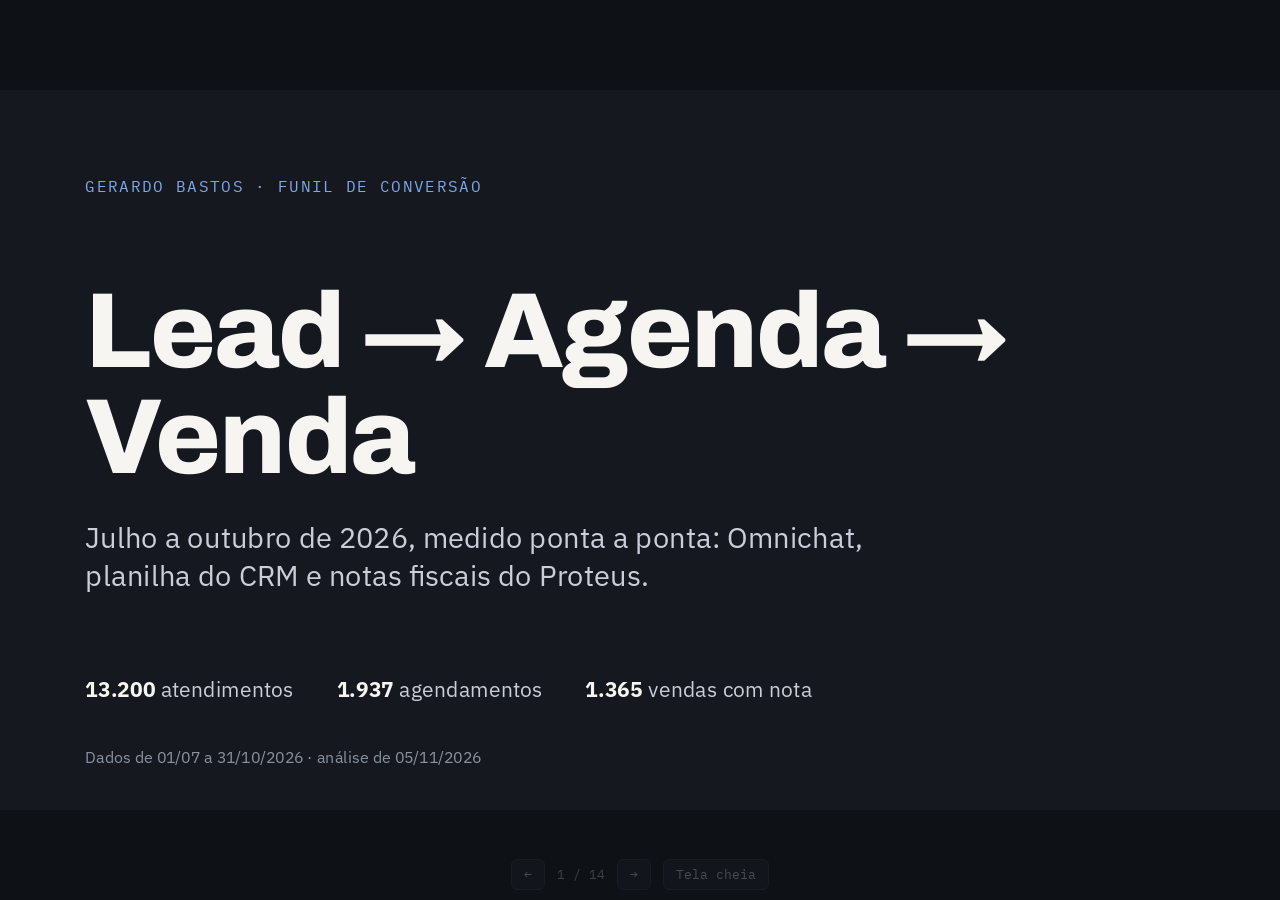
<file: funil_gerardo_bastos_jul_out_2026_slides.html>
<!doctype html>
<html lang="pt-BR"><head><meta charset="utf-8"><meta name="viewport" content="width=device-width, initial-scale=1">
<title>Funil Gerardo Bastos · Jul–Out 2026</title>
<link rel="preconnect" href="https://fonts.googleapis.com"><link rel="preconnect" href="https://fonts.gstatic.com" crossorigin>
<link rel="stylesheet" href="https://fonts.googleapis.com/css2?family=Archivo:wght@500;600;700;800&family=IBM+Plex+Sans:wght@400;500;600&family=IBM+Plex+Mono:wght@400;500&display=swap">
<style>
*{box-sizing:border-box}
html,body{margin:0;height:100%;background:#0E1116;overflow:hidden;font-family:'IBM Plex Sans',Arial,sans-serif}
#stage{position:fixed;inset:0;display:flex;align-items:center;justify-content:center}
#deck{width:1920px;height:1080px;position:relative;transform-origin:center center;flex:none}
#deck>section{position:absolute;inset:0;width:1920px;height:1080px;overflow:hidden;display:none}
#deck>section:not(.on){display:none!important}
section div{min-width:0} section div:not([style*="display"]){display:flex;flex-direction:column}
section p,section h1,section h2,section h3{margin:0}
section h2{font-size:64px}
section aside{display:none!important}
section table{border-collapse:collapse}
section th{font-weight:600;color:#5A6170;font-size:.85em;text-transform:uppercase;letter-spacing:1px;vertical-align:bottom}
section th,section td{padding:.35em .6em;border-bottom:1px solid #D3CFC4}
#bar{position:fixed;left:0;right:0;bottom:0;display:flex;align-items:center;justify-content:center;gap:12px;padding:10px;font:13px 'IBM Plex Mono',monospace;color:#C9CED8;opacity:.25;transition:opacity .2s}
#bar:hover{opacity:1}
#bar button{background:#232833;color:#F6F5F1;border:1px solid #3A404C;border-radius:6px;padding:6px 12px;font:inherit;cursor:pointer}
@media print{
  @page{size:1920px 1080px;margin:0}
  html,body{height:auto;overflow:visible;background:none}
  #stage{position:static;display:block} #deck{transform:none!important;width:auto;height:auto}
  #deck>section{position:relative;display:flex!important;page-break-after:always;break-after:page}
  #bar{display:none}
}
</style></head><body>
<div id="stage"><div id="deck">
<section id="cover" data-transition="fade" style="background:#15191F;color:#F6F5F1;font-family:'IBM Plex Sans', Arial, sans-serif;padding:128px 128px 160px;display:flex;flex-direction:column;justify-content:space-between">
<p style="font-family:'IBM Plex Mono', 'Courier New', monospace;font-size:24px;letter-spacing:3px;text-transform:uppercase;color:#7FA8E8">Gerardo Bastos · Funil de conversão</p>
<div style="display:flex;flex-direction:column;gap:40px">
<h1 style="font-family:'Archivo', Arial, sans-serif;font-size:160px;font-weight:800;line-height:1.0;letter-spacing:-3px">Lead → Agenda → Venda</h1>
<p style="font-size:44px;line-height:1.3;color:#C9CED8;width:1300px">Julho a outubro de 2026, medido ponta a ponta: Omnichat, planilha do CRM e notas fiscais do Proteus.</p>
</div>
<div style="display:flex;gap:64px">
<p style="font-size:32px;color:#C9CED8"><b style="color:#F6F5F1">13.200</b> atendimentos</p>
<p style="font-size:32px;color:#C9CED8"><b style="color:#F6F5F1">1.937</b> agendamentos</p>
<p style="font-size:32px;color:#C9CED8"><b style="color:#F6F5F1">1.365</b> vendas com nota</p>
</div>
<p style="position:absolute;left:128px;bottom:64px;width:1664px;font-size:24px;color:#8A92A0">Dados de 01/07 a 31/10/2026 · análise de 05/11/2026</p>
<aside>Apresentação do funil Lead → Agenda → Venda de julho a outubro. Três fontes cruzadas por telefone: atendimentos da Omnichat (topo), agendamentos da planilha do CRM (meio) e notas fiscais do Proteus (fundo).</aside>
</section>
<section id="funil" data-transition="fade" style="background:#F6F5F1;color:#15191F;font-family:'IBM Plex Sans', Arial, sans-serif;padding:128px 128px 160px;display:flex;flex-direction:column;gap:56px">
<div style="display:flex;flex-direction:column;gap:20px">
<p style="font-family:'IBM Plex Mono', 'Courier New', monospace;font-size:24px;letter-spacing:3px;text-transform:uppercase;color:#2456B8">O funil · julho a outubro</p>
<h2 style="font-family:'Archivo', Arial, sans-serif;font-size:72px;font-weight:700;line-height:1.1">De cada 100 atendimentos, 10 viram nota fiscal</h2>
</div>
<div style="display:flex;gap:24px">
<div style="flex:1;display:flex;flex-direction:column;gap:16px;background:#FDFCF9;border:1px solid #DDDAD0;border-radius:16px;padding:32px">
<p style="font-family:'IBM Plex Mono', 'Courier New', monospace;font-size:24px;text-transform:uppercase;color:#5A6170">Atendimentos</p>
<p style="font-family:'Archivo', Arial, sans-serif;font-size:88px;font-weight:800;line-height:1.0">13.200</p>
<div style="height:16px;background:#2456B8;border-radius:8px"></div>
<p style="font-size:24px;color:#5A6170">Omnichat · base 100%</p>
</div>
<div style="flex:1;display:flex;flex-direction:column;gap:16px;background:#FDFCF9;border:1px solid #DDDAD0;border-radius:16px;padding:32px">
<p style="font-family:'IBM Plex Mono', 'Courier New', monospace;font-size:24px;text-transform:uppercase;color:#5A6170">Agendaram</p>
<p style="font-family:'Archivo', Arial, sans-serif;font-size:88px;font-weight:800;line-height:1.0">1.937</p>
<div style="display:flex"><div style="width:49px;height:16px;background:#2456B8;border-radius:8px"></div></div>
<p style="font-size:24px;color:#5A6170"><b style="color:#15191F">14,7%</b> dos atendimentos · CRM</p>
</div>
<div style="flex:1;display:flex;flex-direction:column;gap:16px;background:#FDFCF9;border:1px solid #DDDAD0;border-radius:16px;padding:32px">
<p style="font-family:'IBM Plex Mono', 'Courier New', monospace;font-size:24px;text-transform:uppercase;color:#5A6170">Foram à loja</p>
<p style="font-family:'Archivo', Arial, sans-serif;font-size:88px;font-weight:800;line-height:1.0">1.652</p>
<div style="display:flex"><div style="width:42px;height:16px;background:#2456B8;border-radius:8px"></div></div>
<p style="font-size:24px;color:#5A6170"><b style="color:#15191F">85,3%</b> dos agendados · CRM</p>
</div>
<div style="flex:1;display:flex;flex-direction:column;gap:16px;background:#FDFCF9;border:1px solid #DDDAD0;border-radius:16px;padding:32px">
<p style="font-family:'IBM Plex Mono', 'Courier New', monospace;font-size:24px;text-transform:uppercase;color:#5A6170">Nota fiscal</p>
<p style="font-family:'Archivo', Arial, sans-serif;font-size:88px;font-weight:800;line-height:1.0">1.365</p>
<div style="display:flex"><div style="width:34px;height:16px;background:#2456B8;border-radius:8px"></div></div>
<p style="font-size:24px;color:#5A6170"><b style="color:#15191F">82,6%</b> de quem foi · Proteus</p>
</div>
</div>
<div style="display:flex;gap:64px;align-items:baseline">
<p style="font-size:44px;line-height:1.2"><b style="color:#2456B8">10,3%</b> ponta a ponta</p>
<p style="font-size:44px;line-height:1.2"><b style="color:#2456B8">R$ 55,92</b> de mídia por venda com nota</p>
</div>
<p style="position:absolute;left:128px;bottom:64px;width:1664px;font-size:24px;color:#5A6170">Mídia: R$ 76.334 (Meta Ads + Google Ads). Venda = telefone do agendamento com nota emitida no Proteus no mesmo mês.</p>
<aside>13.200 atendimentos na Omnichat, 1.937 agendamentos na planilha do CRM, 1.652 compareceram, 1.365 têm nota fiscal no Proteus. As barras mostram o tamanho de cada etapa em relação ao topo. Atenção: 84 agendados com nota estão marcados como "não foi à loja" na planilha, por isso a última etapa não é subconjunto exato da anterior.</aside>
</section>
<section id="mes" data-transition="fade" style="background:#F6F5F1;color:#15191F;font-family:'IBM Plex Sans', Arial, sans-serif;padding:128px 128px 160px;display:flex;flex-direction:column;gap:48px">
<div style="display:flex;flex-direction:column;gap:20px">
<p style="font-family:'IBM Plex Mono', 'Courier New', monospace;font-size:24px;letter-spacing:3px;text-transform:uppercase;color:#2456B8">Mês a mês</p>
<h2 style="font-family:'Archivo', Arial, sans-serif;font-size:72px;font-weight:700;line-height:1.1">Agenda → venda subiu de 67,8% em julho para 71,3% em outubro</h2>
</div>
<table style="font-size:28px;font-family:'IBM Plex Sans', Arial, sans-serif;color:#15191F">
<tr><th style="width:11%;text-align:left">Mês</th><th style="width:10%;text-align:right">Atendim.</th><th style="width:10%;text-align:right">Agendam.</th><th style="width:10%;text-align:right">Atend → agenda</th><th style="width:10%;text-align:right">Foi à loja</th><th style="width:10%;text-align:right">Loja → venda</th><th style="width:10%;text-align:right">Agenda → venda</th><th style="width:9%;text-align:right">Com nota</th><th style="width:10%;text-align:right">Mídia / venda</th><th style="width:10%;text-align:right">Ticket</th></tr>
<tr><td>Julho</td><td style="text-align:right">3.134</td><td style="text-align:right">528</td><td style="text-align:right">16,8%</td><td style="text-align:right">88,3%</td><td style="text-align:right">76,8%</td><td style="text-align:right">67,8%</td><td style="text-align:right">358</td><td style="text-align:right">R$ 54,58</td><td style="text-align:right">R$ 2.006</td></tr>
<tr><td>Agosto</td><td style="text-align:right">4.009</td><td style="text-align:right">509</td><td style="text-align:right">12,7%</td><td style="text-align:right">84,9%</td><td style="text-align:right">86,8%</td><td style="text-align:right">73,7%</td><td style="text-align:right">375</td><td style="text-align:right">R$ 54,23</td><td style="text-align:right">R$ 1.684</td></tr>
<tr><td>Setembro</td><td style="text-align:right">2.679</td><td style="text-align:right">440</td><td style="text-align:right">16,4%</td><td style="text-align:right">84,8%</td><td style="text-align:right">81,5%</td><td style="text-align:right">69,1%</td><td style="text-align:right">304</td><td style="text-align:right">R$ 61,89</td><td style="text-align:right">R$ 1.940</td></tr>
<tr><td>Outubro</td><td style="text-align:right">3.378</td><td style="text-align:right">460</td><td style="text-align:right">13,6%</td><td style="text-align:right">82,8%</td><td style="text-align:right">86,1%</td><td style="text-align:right">71,3%</td><td style="text-align:right">328</td><td style="text-align:right">R$ 53,79</td><td style="text-align:right">R$ 1.978</td></tr>
<tr style="background:#E9E6DD"><td><b>Jul–Out</b></td><td style="text-align:right"><b>13.200</b></td><td style="text-align:right"><b>1.937</b></td><td style="text-align:right"><b>14,7%</b></td><td style="text-align:right"><b>85,3%</b></td><td style="text-align:right"><b>82,6%</b></td><td style="text-align:right"><b>70,5%</b></td><td style="text-align:right"><b>1.365</b></td><td style="text-align:right"><b>R$ 55,92</b></td><td style="text-align:right"><b>R$ 1.896</b></td></tr>
</table>
<p style="font-size:28px;color:#5A6170">Melhor conversão de agenda: <b style="color:#15191F">agosto, 73,7%</b>. Menor custo de mídia por venda: <b style="color:#15191F">outubro, R$ 53,79</b>. Setembro foi o mês mais caro.</p>
<p style="position:absolute;left:128px;bottom:64px;width:1664px;font-size:24px;color:#5A6170">Ticket = faturamento no Proteus dos clientes com nota ÷ número de clientes.</p>
<aside>Agosto teve o maior volume de atendimentos (4.009), mas a menor taxa de atendimento → agenda (12,7%). Setembro teve o menor volume de atendimentos e o maior custo por venda (R$ 61,89).</aside>
</section>
<section id="loja" data-transition="fade" style="background:#2456B8;color:#F6F5F1;font-family:'IBM Plex Sans', Arial, sans-serif;padding:128px 128px 160px;display:flex;flex-direction:column;justify-content:space-between">
<div style="display:flex;flex-direction:column;gap:24px">
<p style="font-family:'IBM Plex Mono', 'Courier New', monospace;font-size:24px;letter-spacing:3px;text-transform:uppercase;color:#D6E2F7">Julho → outubro</p>
<h2 style="font-family:'Archivo', Arial, sans-serif;font-size:96px;font-weight:800;line-height:1.05;width:1500px">A melhora veio de dentro da loja</h2>
</div>
<div style="display:flex;gap:96px">
<div style="flex:1;display:flex;flex-direction:column;gap:12px">
<p style="font-size:32px;color:#D6E2F7">Agendados que foram à loja</p>
<p style="font-family:'Archivo', Arial, sans-serif;font-size:88px;font-weight:800;line-height:1.0;white-space:nowrap">88,3% → 82,8%</p>
<p style="font-size:32px;color:#D6E2F7">−5,4 p.p. · menos gente compareceu</p>
</div>
<div style="flex:1;display:flex;flex-direction:column;gap:12px">
<p style="font-size:32px;color:#D6E2F7">Quem foi e saiu com nota</p>
<p style="font-family:'Archivo', Arial, sans-serif;font-size:88px;font-weight:800;line-height:1.0;white-space:nowrap">76,8% → 86,1%</p>
<p style="font-size:32px;color:#D6E2F7">+9,3 p.p. · quem foi comprou mais</p>
</div>
</div>
<p style="font-size:32px;color:#F6F5F1">Resultado: agenda → venda passou de 67,8% para 71,3% (+3,5 p.p.), mesmo com menos agendamentos (528 → 460).</p>
<aside>A conversão de agenda para venda melhorou porque a venda dentro da loja melhorou muito, mais do que compensando a queda de comparecimento. O comparecimento é o ponto a observar: caiu em todos os meses desde julho.</aside>
</section>
<section id="vaza" data-transition="fade" style="background:#F6F5F1;color:#15191F;font-family:'IBM Plex Sans', Arial, sans-serif;padding:128px 128px 160px;display:flex;flex-direction:column;gap:56px">
<div style="display:flex;flex-direction:column;gap:20px">
<p style="font-family:'IBM Plex Mono', 'Courier New', monospace;font-size:24px;letter-spacing:3px;text-transform:uppercase;color:#2456B8">Onde o funil vaza</p>
<h2 style="font-family:'Archivo', Arial, sans-serif;font-size:72px;font-weight:700;line-height:1.1">85,3% dos atendimentos param antes do agendamento</h2>
</div>
<div style="display:flex;gap:24px">
<div style="flex:1;display:flex;flex-direction:column;gap:16px;background:#FDFCF9;border:1px solid #DDDAD0;border-radius:16px;padding:40px">
<p style="font-family:'Archivo', Arial, sans-serif;font-size:96px;font-weight:800;line-height:1.0;color:#B4501A">11.263</p>
<p style="font-size:32px;line-height:1.3">atendimentos <b>não viraram agendamento</b></p>
<p style="font-size:24px;color:#5A6170">85,3% do topo</p>
</div>
<div style="flex:1;display:flex;flex-direction:column;gap:16px;background:#FDFCF9;border:1px solid #DDDAD0;border-radius:16px;padding:40px">
<p style="font-family:'Archivo', Arial, sans-serif;font-size:96px;font-weight:800;line-height:1.0;color:#B4501A">285</p>
<p style="font-size:32px;line-height:1.3">agendaram e <b>não foram à loja</b></p>
<p style="font-size:24px;color:#5A6170">14,7% de no-show</p>
</div>
<div style="flex:1;display:flex;flex-direction:column;gap:16px;background:#FDFCF9;border:1px solid #DDDAD0;border-radius:16px;padding:40px">
<p style="font-family:'Archivo', Arial, sans-serif;font-size:96px;font-weight:800;line-height:1.0;color:#B4501A">371</p>
<p style="font-size:32px;line-height:1.3">foram à loja e <b>saíram sem nota</b></p>
<p style="font-size:24px;color:#5A6170">22,5% de quem compareceu</p>
</div>
</div>
<p style="font-size:32px;line-height:1.4;color:#3A404C;width:1500px">Em volume, o gargalo é o topo. Em dinheiro por esforço, é a loja: os 371 já estavam fisicamente lá, com orçamento na mão.</p>
<p style="position:absolute;left:128px;bottom:64px;width:1664px;font-size:24px;color:#5A6170">Julho a outubro de 2026 · Omnichat, planilha do CRM e Proteus</p>
<aside>Depois do agendamento o funil segura: 85,3% comparecem e 82,6% de quem comparece sai com nota. O problema principal é chegar ao agendamento.</aside>
</section>
<section id="dinheiro" data-transition="fade" style="background:#ECEAE3;color:#15191F;font-family:'IBM Plex Sans', Arial, sans-serif;padding:128px 128px 160px;display:flex;flex-direction:column;gap:56px">
<div style="display:flex;flex-direction:column;gap:20px">
<p style="font-family:'IBM Plex Mono', 'Courier New', monospace;font-size:24px;letter-spacing:3px;text-transform:uppercase;color:#2456B8">Em dinheiro</p>
<h2 style="font-family:'Archivo', Arial, sans-serif;font-size:72px;font-weight:700;line-height:1.1">Os clientes do funil faturaram R$ 2,56 milhões</h2>
</div>
<div style="display:flex;gap:24px">
<div style="flex:1;display:flex;flex-direction:column;gap:12px;border-top:4px solid #2456B8;padding:24px 0 0 0">
<p style="font-family:'Archivo', Arial, sans-serif;font-size:60px;font-weight:800;line-height:1.0;white-space:nowrap">1.348</p>
<p style="font-size:28px;color:#3A404C">clientes com nota fiscal</p>
</div>
<div style="flex:1;display:flex;flex-direction:column;gap:12px;border-top:4px solid #2456B8;padding:24px 0 0 0">
<p style="font-family:'Archivo', Arial, sans-serif;font-size:60px;font-weight:800;line-height:1.0;white-space:nowrap">R$ 1.896</p>
<p style="font-size:28px;color:#3A404C">ticket médio</p>
</div>
<div style="flex:1;display:flex;flex-direction:column;gap:12px;border-top:4px solid #2456B8;padding:24px 0 0 0">
<p style="font-family:'Archivo', Arial, sans-serif;font-size:60px;font-weight:800;line-height:1.0;white-space:nowrap">R$ 76,3 mil</p>
<p style="font-size:28px;color:#3A404C">de mídia no período</p>
</div>
<div style="flex:1;display:flex;flex-direction:column;gap:12px;border-top:4px solid #B4501A;padding:24px 0 0 0">
<p style="font-family:'Archivo', Arial, sans-serif;font-size:60px;font-weight:800;line-height:1.0;white-space:nowrap;color:#B4501A">6,6%</p>
<p style="font-size:28px;color:#3A404C">do faturamento da rede</p>
</div>
</div>
<p style="font-size:32px;line-height:1.4;color:#3A404C;width:1500px">A rede faturou R$ 38,96 milhões de julho a outubro. O funil do CRM é uma fatia pequena do caixa — e é a fatia que dá para medir do primeiro contato até a nota.</p>
<p style="position:absolute;left:128px;bottom:64px;width:1664px;font-size:24px;color:#5A6170">Faturamento = soma das notas no Proteus dos telefones agendados, no mês do agendamento.</p>
<aside>Faturamento por mês: julho R$ 718 mil, agosto R$ 623 mil, setembro R$ 578 mil, outubro R$ 637 mil. Faturamento da rede: julho R$ 10,50 mi, agosto R$ 9,43 mi, setembro R$ 9,29 mi, outubro R$ 9,75 mi.</aside>
</section>
<section id="kanban" data-transition="fade" style="background:#F6F5F1;color:#15191F;font-family:'IBM Plex Sans', Arial, sans-serif;padding:128px 128px 160px;display:flex;flex-direction:column;gap:44px">
<div style="display:flex;flex-direction:column;gap:20px">
<p style="font-family:'IBM Plex Mono', 'Courier New', monospace;font-size:24px;letter-spacing:3px;text-transform:uppercase;color:#2456B8">As seis etapas da Omnichat</p>
<h2 style="font-family:'Archivo', Arial, sans-serif;font-size:64px;font-weight:700;line-height:1.1">O kanban registra 674 agendamentos. A planilha registra 1.937.</h2>
</div>
<div style="display:flex;gap:64px;align-items:center">
<div style="flex:1;display:flex;flex-direction:column;gap:14px">
<div style="display:flex;gap:24px;align-items:center"><p style="width:300px;font-size:26px">Conexão</p><div style="width:600px;height:28px;background:#9CC4EE;border-radius:4px"></div><p style="font-size:26px"><b>5.299</b> · 40,1%</p></div>
<div style="display:flex;gap:24px;align-items:center"><p style="width:300px;font-size:26px">Orçamento enviado</p><div style="width:399px;height:28px;background:#6AA6E3;border-radius:4px"></div><p style="font-size:26px"><b>3.521</b> · 26,7%</p></div>
<div style="display:flex;gap:24px;align-items:center"><p style="width:300px;font-size:26px">Em negociação</p><div style="width:114px;height:28px;background:#4A90D9;border-radius:4px"></div><p style="font-size:26px"><b>1.010</b> · 7,7%</p></div>
<div style="display:flex;gap:24px;align-items:center"><p style="width:300px;font-size:26px">Agendamento</p><div style="width:76px;height:28px;background:#2456B8;border-radius:4px"></div><p style="font-size:26px"><b>674</b> · 5,1%</p></div>
<div style="display:flex;gap:24px;align-items:center"><p style="width:300px;font-size:26px">Venda realizada</p><div style="width:50px;height:28px;background:#1A3F87;border-radius:4px"></div><p style="font-size:26px"><b>444</b> · 3,4%</p></div>
<div style="display:flex;gap:24px;align-items:center"><p style="width:300px;font-size:26px">Perdido</p><div style="width:255px;height:28px;background:#B4501A;border-radius:4px"></div><p style="font-size:26px"><b>2.252</b> · 17,1%</p></div>
</div>
<div style="width:420px;display:flex;flex-direction:column;gap:28px">
<div style="display:flex;flex-direction:column;gap:8px"><p style="font-family:'Archivo', Arial, sans-serif;font-size:72px;font-weight:800;line-height:1.0;color:#B4501A">34,8%</p><p style="font-size:26px;color:#3A404C">dos agendamentos reais aparecem no kanban</p></div>
<div style="display:flex;flex-direction:column;gap:8px"><p style="font-family:'Archivo', Arial, sans-serif;font-size:72px;font-weight:800;line-height:1.0;color:#B4501A">32,5%</p><p style="font-size:26px;color:#3A404C">das vendas com nota aparecem como “Venda realizada”</p></div>
</div>
</div>
<p style="font-size:28px;line-height:1.4;color:#3A404C">A contagem de conversas é confiável; a classificação por etapa, não. A distribuição mede o preenchimento do kanban, não o avanço do cliente.</p>
<p style="position:absolute;left:128px;bottom:64px;width:1664px;font-size:24px;color:#5A6170">13.200 atendimentos = soma das seis etapas, jul–out. Classificação: julho em 17/09, agosto a outubro em 05/11/2026.</p>
<aside>Conexão (5.299) e Perdido (2.252) somam 57,2% do período. Quanto disso é lead frio de verdade e quanto é conversa que ninguém moveu de coluna, os dados não separam.</aside>
</section>
<section id="historico" data-transition="fade" style="background:#F6F5F1;color:#15191F;font-family:'IBM Plex Sans', Arial, sans-serif;padding:128px 128px 160px;display:flex;flex-direction:column;gap:48px">
<div style="display:flex;flex-direction:column;gap:20px">
<p style="font-family:'IBM Plex Mono', 'Courier New', monospace;font-size:24px;letter-spacing:3px;text-transform:uppercase;color:#2456B8">Volume de agendamento contra anos anteriores</p>
<h2 style="font-family:'Archivo', Arial, sans-serif;font-size:72px;font-weight:700;line-height:1.1">Quase 50% mais agendamentos que em 2024</h2>
</div>
<div style="display:flex;gap:80px;align-items:center">
<div style="width:460px;display:flex;flex-direction:column;gap:16px">
<p style="font-family:'Archivo', Arial, sans-serif;font-size:120px;font-weight:800;line-height:1.0;color:#2456B8">+48,9%</p>
<p style="font-size:32px;line-height:1.35;color:#3A404C"><b style="color:#15191F">1.945</b> agendamentos de julho a outubro/2026, contra 1.306 no mesmo período de 2024</p>
</div>
<div style="flex:1;display:flex;flex-direction:column;gap:28px">
<div style="display:flex;gap:24px;align-items:center"><p style="width:110px;font-size:28px;font-weight:600">Jul</p><div style="display:flex;flex-direction:column;gap:6px"><div style="display:flex;gap:16px;align-items:center"><div style="width:501px;height:20px;background:#C9C5B9;border-radius:3px"></div><p style="font-size:24px;color:#5A6170">381 · 2024</p></div><div style="display:flex;gap:16px;align-items:center"><div style="width:537px;height:20px;background:#8E99AB;border-radius:3px"></div><p style="font-size:24px;color:#5A6170">408 · 2025</p></div><div style="display:flex;gap:16px;align-items:center"><div style="width:700px;height:20px;background:#2456B8;border-radius:3px"></div><p style="font-size:24px"><b>532</b> · 2026</p></div></div></div>
<div style="display:flex;gap:24px;align-items:center"><p style="width:110px;font-size:28px;font-weight:600">Ago</p><div style="display:flex;flex-direction:column;gap:6px"><div style="display:flex;gap:16px;align-items:center"><div style="width:430px;height:20px;background:#C9C5B9;border-radius:3px"></div><p style="font-size:24px;color:#5A6170">327 · 2024</p></div><div style="display:flex;gap:16px;align-items:center"><div style="width:497px;height:20px;background:#8E99AB;border-radius:3px"></div><p style="font-size:24px;color:#5A6170">378 · 2025</p></div><div style="display:flex;gap:16px;align-items:center"><div style="width:670px;height:20px;background:#2456B8;border-radius:3px"></div><p style="font-size:24px"><b>509</b> · 2026</p></div></div></div>
<div style="display:flex;gap:24px;align-items:center"><p style="width:110px;font-size:28px;font-weight:600">Set</p><div style="display:flex;flex-direction:column;gap:6px"><div style="display:flex;gap:16px;align-items:center"><div style="width:391px;height:20px;background:#C9C5B9;border-radius:3px"></div><p style="font-size:24px;color:#5A6170">297 · 2024</p></div><div style="display:flex;gap:16px;align-items:center"><div style="width:579px;height:20px;background:#2456B8;border-radius:3px"></div><p style="font-size:24px"><b>440</b> · 2026</p></div></div></div>
<div style="display:flex;gap:24px;align-items:center"><p style="width:110px;font-size:28px;font-weight:600">Out</p><div style="display:flex;flex-direction:column;gap:6px"><div style="display:flex;gap:16px;align-items:center"><div style="width:396px;height:20px;background:#C9C5B9;border-radius:3px"></div><p style="font-size:24px;color:#5A6170">301 · 2024</p></div><div style="display:flex;gap:16px;align-items:center"><div style="width:611px;height:20px;background:#2456B8;border-radius:3px"></div><p style="font-size:24px"><b>464</b> · 2026</p></div></div></div>
</div>
</div>
<p style="position:absolute;left:128px;bottom:64px;width:1664px;font-size:24px;color:#5A6170">Base histórica (aba Página12) vai até ago/2025: setembro e outubro só comparam com 2024. Só o volume é comparável — não a conversão.</p>
<aside>Contra 2025, onde existe base: julho +30,4% (532 contra 408) e agosto +34,7% (509 contra 378). Contra 2024, cada mês ficou entre +40% e +56%.</aside>
</section>
<section id="consultores" data-transition="fade" style="background:#F6F5F1;color:#15191F;font-family:'IBM Plex Sans', Arial, sans-serif;padding:128px 128px 160px;display:flex;flex-direction:column;gap:40px">
<div style="display:flex;flex-direction:column;gap:20px">
<p style="font-family:'IBM Plex Mono', 'Courier New', monospace;font-size:24px;letter-spacing:3px;text-transform:uppercase;color:#2456B8">Por consultor · julho a outubro</p>
<h2 style="font-family:'Archivo', Arial, sans-serif;font-size:64px;font-weight:700;line-height:1.1">Vitória converte 91,6% da agenda; o resto do time, entre 55% e 67%</h2>
</div>
<table style="font-size:28px;font-family:'IBM Plex Sans', Arial, sans-serif;color:#15191F">
<tr><th style="width:22%;text-align:left">Consultor</th><th style="width:13%;text-align:right">Agendou</th><th style="width:15%;text-align:right">Foi à loja</th><th style="width:13%;text-align:right">Com nota</th><th style="width:17%;text-align:right">Agenda → venda</th><th style="width:20%;text-align:right">Faturado</th></tr>
<tr><td>Vitória</td><td style="text-align:right">439</td><td style="text-align:right">437</td><td style="text-align:right">402</td><td style="text-align:right;color:#1A3F87"><b>91,6%</b></td><td style="text-align:right">R$ 799.950</td></tr>
<tr><td>Thais</td><td style="text-align:right">236</td><td style="text-align:right">200</td><td style="text-align:right">159</td><td style="text-align:right">67,4%</td><td style="text-align:right">R$ 274.827</td></tr>
<tr><td>Vanessa</td><td style="text-align:right">275</td><td style="text-align:right">232</td><td style="text-align:right">184</td><td style="text-align:right">66,9%</td><td style="text-align:right">R$ 353.061</td></tr>
<tr><td>Iandra</td><td style="text-align:right">405</td><td style="text-align:right">336</td><td style="text-align:right">267</td><td style="text-align:right">65,9%</td><td style="text-align:right">R$ 495.849</td></tr>
<tr><td>Tainara</td><td style="text-align:right">183</td><td style="text-align:right">147</td><td style="text-align:right">117</td><td style="text-align:right">63,9%</td><td style="text-align:right">R$ 210.778</td></tr>
<tr><td>Gabriel</td><td style="text-align:right">177</td><td style="text-align:right">137</td><td style="text-align:right">113</td><td style="text-align:right">63,8%</td><td style="text-align:right">R$ 213.551</td></tr>
<tr><td>Jhonny</td><td style="text-align:right">218</td><td style="text-align:right">161</td><td style="text-align:right">121</td><td style="text-align:right;color:#B4501A"><b>55,5%</b></td><td style="text-align:right">R$ 205.604</td></tr>
<tr style="background:#E9E6DD"><td><b>Total</b></td><td style="text-align:right"><b>1.937</b></td><td style="text-align:right"><b>1.652</b></td><td style="text-align:right"><b>1.365</b></td><td style="text-align:right"><b>70,5%</b></td><td style="text-align:right"><b>R$ 2.556.228</b></td></tr>
</table>
<p style="position:absolute;left:128px;bottom:64px;width:1664px;font-size:24px;color:#5A6170">Jhonny e Gabriel entraram em agosto. Claudia (4 agendamentos, só em julho) está no total, fora da tabela.</p>
<aside>Vitória e Iandra agendam volumes parecidos (439 e 405), mas Vitória converte 91,6% contra 65,9% e fatura R$ 304 mil a mais. Ponto de atenção: Vitória marca 437 de 439 agendados como comparecidos (99,5%), acima de qualquer outro consultor — vale confirmar se o comparecimento dela é preenchido do mesmo jeito que o do resto do time. Em outubro, Thais e Tainara quase não aparecem na planilha (1 e 2 agendamentos).</aside>
</section>
<section id="filiais" data-transition="fade" style="background:#F6F5F1;color:#15191F;font-family:'IBM Plex Sans', Arial, sans-serif;padding:128px 128px 160px;display:flex;flex-direction:column;gap:36px">
<div style="display:flex;flex-direction:column;gap:20px">
<p style="font-family:'IBM Plex Mono', 'Courier New', monospace;font-size:24px;letter-spacing:3px;text-transform:uppercase;color:#2456B8">Por filial · julho a outubro</p>
<h2 style="font-family:'Archivo', Arial, sans-serif;font-size:64px;font-weight:700;line-height:1.1">13,4 pontos entre a melhor e a pior filial</h2>
</div>
<table style="font-size:26px;font-family:'IBM Plex Sans', Arial, sans-serif;color:#15191F">
<tr><th style="width:40%;text-align:left">Filial</th><th style="width:15%;text-align:right">Agendamentos</th><th style="width:13%;text-align:right">Com nota</th><th style="width:14%;text-align:right">Conversão</th><th style="width:18%;text-align:right">Faturado</th></tr>
<tr><td>F11 · Riomar</td><td style="text-align:right">223</td><td style="text-align:right">168</td><td style="text-align:right;color:#1A3F87"><b>75,3%</b></td><td style="text-align:right">R$ 267.451</td></tr>
<tr><td>F4 · Rogaciano</td><td style="text-align:right">238</td><td style="text-align:right">174</td><td style="text-align:right">73,1%</td><td style="text-align:right">R$ 403.643</td></tr>
<tr><td>F7 · Messejana</td><td style="text-align:right">202</td><td style="text-align:right">147</td><td style="text-align:right">72,8%</td><td style="text-align:right">R$ 230.569</td></tr>
<tr><td>F10 · Jóquei</td><td style="text-align:right">174</td><td style="text-align:right">125</td><td style="text-align:right">71,8%</td><td style="text-align:right">R$ 180.522</td></tr>
<tr><td>F2 · Barão</td><td style="text-align:right">287</td><td style="text-align:right">200</td><td style="text-align:right">69,7%</td><td style="text-align:right">R$ 362.380</td></tr>
<tr><td>F12 · Meton de Alencar</td><td style="text-align:right">237</td><td style="text-align:right">164</td><td style="text-align:right">69,2%</td><td style="text-align:right">R$ 331.550</td></tr>
<tr><td>F5 L · Maracanaú (leve)</td><td style="text-align:right">282</td><td style="text-align:right">194</td><td style="text-align:right">68,8%</td><td style="text-align:right">R$ 311.077</td></tr>
<tr><td>F9 · Terrazo</td><td style="text-align:right">188</td><td style="text-align:right">127</td><td style="text-align:right">67,6%</td><td style="text-align:right">R$ 203.521</td></tr>
<tr><td>F5 T · Maracanaú (truck)</td><td style="text-align:right">105</td><td style="text-align:right">65</td><td style="text-align:right;color:#B4501A"><b>61,9%</b></td><td style="text-align:right">R$ 264.880</td></tr>
</table>
<p style="position:absolute;left:128px;bottom:64px;width:1664px;font-size:24px;color:#5A6170">Média da rede: 70,5%. F5 (1 agendamento em julho) fica fora por amostra insuficiente.</p>
<aside>F4 Rogaciano tem o maior faturamento do funil (R$ 404 mil) com conversão acima da média. F5 T (truck) tem a menor conversão, mas ticket alto: R$ 264.880 em 65 clientes. F2 Barão tem o maior volume de agendamentos (287).</aside>
</section>
<section id="declarado" data-transition="fade" style="background:#F6F5F1;color:#15191F;font-family:'IBM Plex Sans', Arial, sans-serif;padding:128px 128px 160px;display:flex;flex-direction:column;gap:40px">
<div style="display:flex;flex-direction:column;gap:20px">
<p style="font-family:'IBM Plex Mono', 'Courier New', monospace;font-size:24px;letter-spacing:3px;text-transform:uppercase;color:#2456B8">Planilha (declarado) contra Proteus (nota)</p>
<h2 style="font-family:'Archivo', Arial, sans-serif;font-size:64px;font-weight:700;line-height:1.1">R$ 520 mil em vendas declaradas não têm nota fiscal</h2>
</div>
<div style="display:flex;gap:64px">
<div style="width:440px;display:flex;flex-direction:column;gap:28px">
<div style="display:flex;flex-direction:column;gap:6px"><p style="font-family:'Archivo', Arial, sans-serif;font-size:64px;font-weight:800;line-height:1.0">1.633</p><p style="font-size:26px;color:#3A404C">vendas declaradas na planilha</p></div>
<div style="display:flex;flex-direction:column;gap:6px"><p style="font-family:'Archivo', Arial, sans-serif;font-size:64px;font-weight:800;line-height:1.0;color:#B4501A">341 · 20,9%</p><p style="font-size:26px;color:#3A404C">sem nenhuma nota para o telefone no mês</p></div>
<div style="display:flex;flex-direction:column;gap:6px"><p style="font-family:'Archivo', Arial, sans-serif;font-size:64px;font-weight:800;line-height:1.0">73</p><p style="font-size:26px;color:#3A404C">o inverso: nota emitida, planilha diz que não vendeu</p></div>
</div>
<table style="width:1160px;font-size:26px;font-family:'IBM Plex Sans', Arial, sans-serif;color:#15191F">
<tr><th style="width:28%;text-align:left">Consultor</th><th style="width:18%;text-align:right">Declarou</th><th style="width:16%;text-align:right">Sem nota</th><th style="width:14%;text-align:right">%</th><th style="width:24%;text-align:right">Valor sem nota</th></tr>
<tr><td>Iandra</td><td style="text-align:right">334</td><td style="text-align:right">83</td><td style="text-align:right">24,9%</td><td style="text-align:right">R$ 131.936</td></tr>
<tr><td>Jhonny</td><td style="text-align:right">158</td><td style="text-align:right">54</td><td style="text-align:right;color:#B4501A"><b>34,2%</b></td><td style="text-align:right">R$ 75.937</td></tr>
<tr><td>Gabriel</td><td style="text-align:right">136</td><td style="text-align:right">38</td><td style="text-align:right">27,9%</td><td style="text-align:right">R$ 75.095</td></tr>
<tr><td>Vanessa</td><td style="text-align:right">223</td><td style="text-align:right">51</td><td style="text-align:right">22,9%</td><td style="text-align:right">R$ 70.582</td></tr>
<tr><td>Vitória</td><td style="text-align:right">437</td><td style="text-align:right">35</td><td style="text-align:right;color:#1A3F87"><b>8,0%</b></td><td style="text-align:right">R$ 63.249</td></tr>
<tr><td>Tainara</td><td style="text-align:right">148</td><td style="text-align:right">38</td><td style="text-align:right">25,7%</td><td style="text-align:right">R$ 59.342</td></tr>
<tr><td>Thais</td><td style="text-align:right">195</td><td style="text-align:right">42</td><td style="text-align:right">21,5%</td><td style="text-align:right">R$ 44.221</td></tr>
</table>
</div>
<p style="position:absolute;left:128px;bottom:64px;width:1664px;font-size:24px;color:#5A6170">Venda sem nota pode ser erro de preenchimento, nota no CPF/telefone de outra pessoa, nota no mês seguinte ou venda que não aconteceu. Os dados não separam os quatro casos.</p>
<aside>Por mês, valor declarado sem nota: julho R$ 153.949 (101 vendas), agosto R$ 88.513 (85), setembro R$ 166.899 (83), outubro R$ 111.000 (72). Total R$ 520.361. Tabela ordenada por valor sem nota.</aside>
</section>
<section id="divergencia" data-transition="fade" style="background:#ECEAE3;color:#15191F;font-family:'IBM Plex Sans', Arial, sans-serif;padding:128px 128px 160px;display:flex;flex-direction:column;gap:56px">
<div style="display:flex;flex-direction:column;gap:20px">
<p style="font-family:'IBM Plex Mono', 'Courier New', monospace;font-size:24px;letter-spacing:3px;text-transform:uppercase;color:#2456B8">Divergência de valor · planilha contra nota</p>
<h2 style="font-family:'Archivo', Arial, sans-serif;font-size:64px;font-weight:700;line-height:1.1">1 em cada 4 valores da planilha não bate com a nota — mas o total bate</h2>
</div>
<div style="display:flex;gap:24px">
<div style="flex:1;display:flex;flex-direction:column;gap:12px;background:#F6F5F1;border-radius:16px;padding:40px">
<p style="font-family:'Archivo', Arial, sans-serif;font-size:72px;font-weight:800;line-height:1.0;color:#B4501A">251 de 949</p>
<p style="font-size:28px;line-height:1.35;color:#3A404C">vendas com valor nos dois lados divergem em mais de R$ 1 (26,4%)</p>
</div>
<div style="flex:1;display:flex;flex-direction:column;gap:12px;background:#F6F5F1;border-radius:16px;padding:40px">
<p style="font-family:'Archivo', Arial, sans-serif;font-size:72px;font-weight:800;line-height:1.0">173 · 78</p>
<p style="font-size:28px;line-height:1.35;color:#3A404C">nota <b>menor</b> que o declarado · nota <b>maior</b> que o declarado</p>
</div>
<div style="flex:1;display:flex;flex-direction:column;gap:12px;background:#F6F5F1;border-radius:16px;padding:40px">
<p style="font-family:'Archivo', Arial, sans-serif;font-size:72px;font-weight:800;line-height:1.0;color:#2456B8">+0,5%</p>
<p style="font-size:28px;line-height:1.35;color:#3A404C">R$ 1.851.620 declarados contra R$ 1.860.455 faturados</p>
</div>
</div>
<p style="font-size:32px;line-height:1.4;color:#3A404C;width:1500px">É erro de preenchimento linha a linha, não viés: os erros para cima e para baixo se compensam. A nota soma todas as compras do telefone no mês; a planilha costuma registrar só o orçamento fechado na primeira visita.</p>
<p style="position:absolute;left:128px;bottom:64px;width:1664px;font-size:24px;color:#5A6170">Por mês, divergentes / com valor: jul 90/310 · ago 41/218 · set 53/213 · out 67/208.</p>
<aside>Os casos de nota maior que o declarado são explicados em parte por retornos e serviços adicionais no mesmo mês. Os casos de nota menor (173) não têm essa explicação: são o ponto a auditar. A lista nominal dos maiores casos está no HTML da análise.</aside>
</section>
<section id="acoes" data-transition="fade" style="background:#F6F5F1;color:#15191F;font-family:'IBM Plex Sans', Arial, sans-serif;padding:128px 128px 160px;display:flex;flex-direction:column;gap:44px">
<div style="display:flex;flex-direction:column;gap:20px">
<p style="font-family:'IBM Plex Mono', 'Courier New', monospace;font-size:24px;letter-spacing:3px;text-transform:uppercase;color:#2456B8">Três ações · por R$ recuperável sobre esforço</p>
<h2 style="font-family:'Archivo', Arial, sans-serif;font-size:72px;font-weight:700;line-height:1.1">O que fazer agora</h2>
</div>
<div style="display:flex;gap:24px">
<div style="flex:1;display:flex;flex-direction:column;gap:16px;background:#FDFCF9;border:1px solid #DDDAD0;border-top:6px solid #2456B8;border-radius:12px;padding:36px">
<p style="font-family:'Archivo', Arial, sans-serif;font-size:32px;font-weight:700;line-height:1.2">1 · Converter quem já está na loja</p>
<p style="font-family:'Archivo', Arial, sans-serif;font-size:56px;font-weight:800;line-height:1.0;color:#2456B8">≈ R$ 235 mil</p>
<p style="font-size:26px;line-height:1.4;color:#3A404C">371 clientes foram à loja e saíram sem nota. Fechar um terço deles, ao ticket de R$ 1.896, rende isso no período. Comece pelas filiais F5 T (61,9%) e F9 (67,6%), abaixo da média de 70,5%.</p>
</div>
<div style="flex:1;display:flex;flex-direction:column;gap:16px;background:#FDFCF9;border:1px solid #DDDAD0;border-top:6px solid #2456B8;border-radius:12px;padding:36px">
<p style="font-family:'Archivo', Arial, sans-serif;font-size:32px;font-weight:700;line-height:1.2">2 · Subir atendimento → agenda</p>
<p style="font-family:'Archivo', Arial, sans-serif;font-size:56px;font-weight:800;line-height:1.0;color:#2456B8">≈ R$ 176 mil</p>
<p style="font-size:26px;line-height:1.4;color:#3A404C">por ponto percentual a mais nos 14,7%: 132 agendamentos e 93 vendas no período. Depende de tempo de primeira resposta, script e de trabalhar os 5.299 chats parados em “Conexão”.</p>
</div>
<div style="flex:1;display:flex;flex-direction:column;gap:16px;background:#FDFCF9;border:1px solid #DDDAD0;border-top:6px solid #B4501A;border-radius:12px;padding:36px">
<p style="font-family:'Archivo', Arial, sans-serif;font-size:32px;font-weight:700;line-height:1.2">3 · Fechar os furos de registro</p>
<p style="font-family:'Archivo', Arial, sans-serif;font-size:56px;font-weight:800;line-height:1.0;color:#B4501A">84% × 70%</p>
<p style="font-size:26px;line-height:1.4;color:#3A404C">A planilha diz que 84,3% da agenda comprou; o Proteus mostra 70,5%. Exigir o número da OS para marcar venda e manter o kanban da Omnichat atualizado, que hoje registra só 1 em cada 3 agendamentos.</p>
</div>
</div>
<p style="position:absolute;left:128px;bottom:64px;width:1664px;font-size:24px;color:#5A6170">Valores estimados com a conversão e o ticket médio de julho a outubro/2026.</p>
<aside>Ação 1 tem o menor esforço por real: o cliente já está na loja com orçamento na mão. Ação 2 é a maior massa do funil, mas exige mais mudança de processo. Ação 3 não gera receita direta, mas sem ela nenhuma taxa intermediária do funil é auditável.</aside>
</section>
<section id="metodo" data-transition="fade" style="background:#15191F;color:#F6F5F1;font-family:'IBM Plex Sans', Arial, sans-serif;padding:128px 128px 160px;display:flex;flex-direction:column;gap:48px">
<div style="display:flex;flex-direction:column;gap:20px">
<p style="font-family:'IBM Plex Mono', 'Courier New', monospace;font-size:24px;letter-spacing:3px;text-transform:uppercase;color:#7FA8E8">Metodologia</p>
<h2 style="font-family:'Archivo', Arial, sans-serif;font-size:72px;font-weight:700;line-height:1.1">Fontes e ressalvas</h2>
</div>
<div style="display:grid;grid-template-columns:1fr 1fr;gap:40px 64px">
<div style="display:flex;flex-direction:column;gap:8px"><h3 style="font-family:'Archivo', Arial, sans-serif;font-size:32px;font-weight:700">Topo · Omnichat</h3><p style="font-size:26px;line-height:1.4;color:#C9CED8">Atendimentos = soma das seis etapas do funil no mês, extraída do BI. Mídia: Meta Ads e Google Ads via Windsor.ai.</p></div>
<div style="display:flex;flex-direction:column;gap:8px"><h3 style="font-family:'Archivo', Arial, sans-serif;font-size:32px;font-weight:700">Meio · planilha do CRM</h3><p style="font-size:26px;line-height:1.4;color:#C9CED8">Compilado de Agendamentos de cada mês, preenchido à mão. Agendado = linha com data de agendamento.</p></div>
<div style="display:flex;flex-direction:column;gap:8px"><h3 style="font-family:'Archivo', Arial, sans-serif;font-size:32px;font-weight:700">Fundo · Proteus</h3><p style="font-size:26px;line-height:1.4;color:#C9CED8">Relatório de vendas de cada mês (01 ao último dia). Venda = telefone com nota emitida no mesmo mês, casado por DDD + 8 últimos dígitos.</p></div>
<div style="display:flex;flex-direction:column;gap:8px"><h3 style="font-family:'Archivo', Arial, sans-serif;font-size:32px;font-weight:700">Ressalvas</h3><p style="font-size:26px;line-height:1.4;color:#C9CED8">Julho repete a análise de 17/09 (a planilha de julho foi reaproveitada para outubro). O cruzamento CRM × Omnichat linha a linha só existe para julho.</p></div>
</div>
<p style="position:absolute;left:128px;bottom:64px;width:1664px;font-size:24px;color:#8A92A0">Análise de 05/11/2026 · Gerardo Bastos · julho a outubro de 2026</p>
<aside>Em setembro, Meta e Google atribuem mais conversões (2.710) do que a Omnichat recebeu de atendimentos (2.679), porque cada plataforma conta por regras próprias; nesse mês a fatia vinda de anúncio não deve ser lida como recorte do total. Agendamentos marcados no fim do mês com visita no mês seguinte aparecem sem nota no mês do agendamento. A versão interativa, com filtro por mês, está no HTML da análise.</aside>
</section>
</div></div>
<div id="bar"><button id="prev" aria-label="Slide anterior">←</button><span id="count"></span><button id="next" aria-label="Próximo slide">→</button><button id="fs">Tela cheia</button></div>
<script>
(function(){
  var S=[].slice.call(document.querySelectorAll('#deck>section')),i=0,deck=document.getElementById('deck');
  function fit(){var k=Math.min(innerWidth/1920,innerHeight/1080);deck.style.transform='scale('+k+')';}
  function go(n){i=Math.max(0,Math.min(S.length-1,n));S.forEach(function(s,j){s.classList.toggle('on',j===i);});
    document.getElementById('count').textContent=(i+1)+' / '+S.length;try{history.replaceState(null,'','#'+(i+1));}catch(e){}}
  addEventListener('resize',fit);
  addEventListener('keydown',function(e){
    if(['ArrowRight','PageDown',' ','Enter'].indexOf(e.key)>=0){e.preventDefault();go(i+1);}
    else if(['ArrowLeft','PageUp','Backspace'].indexOf(e.key)>=0){e.preventDefault();go(i-1);}
    else if(e.key==='Home')go(0); else if(e.key==='End')go(S.length-1);
    else if(e.key==='f'||e.key==='F')fs();
  });
  function fs(){if(document.fullscreenElement)document.exitFullscreen();else if(document.documentElement.requestFullscreen)document.documentElement.requestFullscreen();}
  document.getElementById('prev').onclick=function(){go(i-1);};
  document.getElementById('next').onclick=function(){go(i+1);};
  document.getElementById('fs').onclick=fs;
  document.getElementById('stage').addEventListener('click',function(e){go(e.clientX<innerWidth/3?i-1:i+1);});
  fit();go((parseInt((location.hash||'').slice(1),10)||1)-1);
})();
</script></body></html>
</file>
<file: site/style.css>
/* Dashboard Tainá Psiquiatra — rosa claro sobre quase-preto.
   O acento é cor de marca e marca de dado ao mesmo tempo. Os gráficos mostram
   uma métrica por vez, então nunca há duas séries disputando matiz: um acento
   só resolve, sem precisar de paleta categórica. #f2a9c4 dá 9,9:1 sobre a
   superfície dos cartões, bem acima do mínimo. */
:root {
  --bg: #0b0a0a;
  --surface: #151214;
  --surface-2: #1c181a;
  --line: #272225;
  --ink: #f0e9ec;
  --ink-2: #a89ba1;
  --ink-3: #726770;
  --accent: #f2a9c4;
  --accent-deep: #d98aa8;
  --accent-soft: #2b1a20;
  --ok: #7fb069;
  --bad: #d98b7a;
  --r: 14px;
}
* { box-sizing: border-box; }
html, body { margin: 0; padding: 0; }
body {
  background: var(--bg); color: var(--ink);
  font: 15px/1.5 Inter, -apple-system, BlinkMacSystemFont, "Segoe UI", Roboto, sans-serif;
  -webkit-font-smoothing: antialiased;
}
.tnum { font-variant-numeric: tabular-nums; }

/* ---------- layout ---------- */
.shell { display: flex; min-height: 100vh; }
.sidebar {
  width: 248px; flex: 0 0 248px; background: var(--surface);
  border-right: 1px solid var(--line); padding: 20px 16px;
  display: flex; flex-direction: column; gap: 22px;
  position: sticky; top: 0; height: 100vh; overflow-y: auto;
}
.main { flex: 1; min-width: 0; padding: 26px 30px 60px; }

/* ---------- marca ---------- */
.brand { display: flex; align-items: center; gap: 12px; }
.brand img {
  width: 46px; height: 46px; border-radius: 50%; object-fit: cover;
  /* o retrato tem fundo azul: o enquadramento corta a maior parte dele */
  object-position: 50% 28%;
  border: 2px solid var(--accent); flex: 0 0 auto;
}
.brand .name { font-weight: 600; font-size: 14.5px; letter-spacing: -0.01em; }
.brand .sub { font-size: 12px; color: var(--ink-3); }

.nav-label {
  font-size: 10.5px; letter-spacing: 0.09em; text-transform: uppercase;
  color: var(--ink-3); font-weight: 600; margin-bottom: -10px;
}

/* ---------- navegação ---------- */
.nav { display: flex; flex-direction: column; gap: 3px; }
.nav a {
  display: flex; align-items: center; gap: 10px; padding: 9px 11px;
  border-radius: 10px; cursor: pointer; color: var(--ink-2);
  font-size: 13.5px; font-weight: 500; user-select: none;
  border: 1px solid transparent;
}
.nav a:hover { background: var(--surface-2); color: var(--ink); }
.nav a.active { background: var(--accent-soft); color: var(--accent); border-color: #40262f; }
.nav a .ic { width: 18px; display: grid; place-items: center; color: var(--accent); flex: 0 0 auto; }
.nav a.active .ic { color: var(--accent); }
.nav a:not(.active) .ic { color: var(--accent-deep); opacity: .75; }

/* ---------- filtro de datas ---------- */
/* Um por seção, no canto superior. O estado é compartilhado: trocar a janela
   em uma seção vale para todas, senão os números de páginas diferentes
   falariam de períodos diferentes sem avisar. */
.datefilter { display: flex; align-items: flex-end; gap: 8px; flex-wrap: wrap; }
.datefilter .fld { display: flex; flex-direction: column; gap: 4px; }
.datefilter label { font-size: 10px; letter-spacing: 0.07em; text-transform: uppercase; color: var(--ink-3); font-weight: 600; }
.datefilter input[type="date"] {
  color-scheme: dark; /* sem isto o seletor nativo vem claro sobre o fundo escuro */
  background: var(--surface-2); color: var(--ink); border: 1px solid var(--line);
  border-radius: 9px; padding: 7px 9px; font: inherit; font-size: 12.5px;
}
.datefilter input[type="date"]:focus { outline: 2px solid var(--accent-deep); outline-offset: 1px; }
.datefilter button {
  padding: 8px 13px; border-radius: 9px; cursor: pointer; font: inherit; font-size: 12.5px; font-weight: 600;
  background: var(--accent); color: #171013; border: 1px solid var(--accent);
}
.datefilter button.ghost { background: transparent; color: var(--ink-2); border-color: var(--line); font-weight: 500; }
.datefilter button.ghost:hover { border-color: var(--accent-deep); color: var(--ink); }

.foot { margin-top: auto; display: flex; align-items: center; gap: 10px; padding-top: 14px; border-top: 1px solid var(--line); }
.foot .mini {
  width: 30px; height: 30px; border-radius: 8px; background: var(--accent-soft);
  color: var(--accent); display: grid; place-items: center; font-size: 11px; font-weight: 700;
}
.foot .t { font-size: 12px; font-weight: 600; }
.foot .s { font-size: 10.5px; color: var(--ink-3); }

/* ---------- cabeçalho da página ---------- */
.page-head { margin-bottom: 20px; display: flex; justify-content: space-between; align-items: flex-end; gap: 18px; flex-wrap: wrap; }
.page-head .ttl { min-width: 0; }
.page-head h1 { margin: 0 0 4px; font-size: 21px; font-weight: 650; letter-spacing: -0.02em; }
.page-head p { margin: 0; color: var(--ink-2); font-size: 13px; }

/* ---------- cartões ---------- */
.kpis { display: grid; grid-template-columns: repeat(auto-fit, minmax(176px, 1fr)); gap: 12px; margin-bottom: 20px; }
.kpi { background: var(--surface); border: 1px solid var(--line); border-radius: var(--r); padding: 14px 15px; min-width: 0; }
.kpi .lbl { font-size: 10.5px; letter-spacing: 0.07em; text-transform: uppercase; color: var(--ink-3); font-weight: 600; display: flex; align-items: center; gap: 6px; }
.kpi .val { font-size: 25px; font-weight: 650; letter-spacing: -0.02em; margin-top: 7px; line-height: 1.15; }
.kpi .sub { font-size: 11.5px; color: var(--ink-3); margin-top: 3px; }
.kpi .delta { font-size: 11.5px; margin-top: 5px; font-weight: 600; }
.kpi .delta.up { color: var(--ok); } .kpi .delta.down { color: var(--bad); } .kpi .delta.flat { color: var(--ink-3); }

.card { background: var(--surface); border: 1px solid var(--line); border-radius: var(--r); margin-bottom: 20px; overflow: hidden; }
.card-head { padding: 15px 17px 0; display: flex; justify-content: space-between; align-items: flex-start; gap: 14px; flex-wrap: wrap; }
.card-head h2 { margin: 0; font-size: 14.5px; font-weight: 600; }
.card-head .hint { margin: 3px 0 0; font-size: 11.5px; color: var(--ink-3); }
.card-body { padding: 14px 17px 17px; }

/* ---------- alternador de métrica ---------- */
.metrics { display: flex; gap: 6px; flex-wrap: wrap; }
.metrics button {
  padding: 5px 11px; border-radius: 999px; cursor: pointer; font: inherit; font-size: 11.5px;
  background: transparent; color: var(--ink-2); border: 1px solid var(--line);
}
.metrics button:hover { border-color: var(--accent-deep); color: var(--ink); }
.metrics button.on { background: var(--accent); color: #171013; border-color: var(--accent); font-weight: 600; }

/* ---------- gráfico ---------- */
.plot { position: relative; width: 100%; }
.plot svg { display: block; width: 100%; height: auto; overflow: visible; }
.grid line { stroke: var(--line); stroke-width: 1; }
.axis text { fill: var(--ink-3); font-size: 10.5px; }
.serie { fill: none; stroke: var(--accent); stroke-width: 2; stroke-linejoin: round; stroke-linecap: round; }
.area { fill: url(#fade); }
.dot { fill: var(--accent); stroke: var(--surface); stroke-width: 2; }
.cross { stroke: var(--ink-3); stroke-width: 1; stroke-dasharray: 3 3; }
.tip {
  position: absolute; pointer-events: none; background: #0a0908; color: var(--ink);
  border: 1px solid var(--line); border-radius: 9px; padding: 7px 10px; font-size: 12px;
  white-space: nowrap; transform: translate(-50%, -115%); opacity: 0; transition: opacity .09s;
  box-shadow: 0 8px 22px rgba(0,0,0,.55);
}
.tip.on { opacity: 1; }
.tip .d { color: var(--ink-3); font-size: 10.5px; }
.tip .v { font-weight: 650; }

/* ---------- tabela ---------- */
.scroll { overflow-x: auto; }
table { width: 100%; border-collapse: collapse; font-size: 13px; }
th, td { padding: 9px 11px; text-align: right; white-space: nowrap; border-bottom: 1px solid var(--line); }
th:first-child, td:first-child { text-align: left; white-space: normal; min-width: 210px; }
th { font-size: 10.5px; letter-spacing: 0.06em; text-transform: uppercase; color: var(--ink-3); font-weight: 600; }
tbody tr:hover { background: var(--surface-2); }
tbody tr:last-child td { border-bottom: 0; }
.badge { display: inline-block; padding: 2px 8px; border-radius: 999px; font-size: 10.5px; font-weight: 600; border: 1px solid var(--line); color: var(--ink-2); }
.badge.on { color: var(--ok); border-color: #2f4328; }

/* ---------- criativos ---------- */
.grid-ads { display: grid; grid-template-columns: repeat(auto-fill, minmax(208px, 1fr)); gap: 14px; }
.ad { background: var(--surface-2); border: 1px solid var(--line); border-radius: 12px; overflow: hidden; display: flex; flex-direction: column; min-width: 0; }
.ad .thumb { aspect-ratio: 4/5; background: #0a0908; position: relative; }
.ad .thumb img { width: 100%; height: 100%; object-fit: cover; display: block; }
.ad .rank { position: absolute; left: 8px; top: 8px; width: 23px; height: 23px; border-radius: 50%; background: var(--accent); color: #171013; display: grid; place-items: center; font-size: 11px; font-weight: 700; }
.ad .body { padding: 10px 11px; display: flex; flex-direction: column; gap: 6px; flex: 1; min-width: 0; }
.ad .t { font-size: 12.5px; font-weight: 600; line-height: 1.3; word-break: break-word; }
.ad .m { font-size: 11px; color: var(--ink-3); word-break: break-word; }
.ad .eng { font-size: 11.5px; color: var(--ink-2); }
.ad .eng b { color: var(--accent); }
.ad a.link {
  margin-top: auto; display: block; text-align: center; padding: 6px; border-radius: 8px;
  background: var(--accent-soft); color: var(--accent); text-decoration: none; font-size: 11.5px; font-weight: 600;
  border: 1px solid #40262f;
}
.ad a.link:hover { background: var(--accent); color: #171013; }
.ad .nolink { margin-top: auto; text-align: center; padding: 6px; font-size: 11px; color: var(--ink-3); }

.empty { padding: 30px; text-align: center; color: var(--ink-3); font-size: 13px; }
.note { font-size: 11.5px; color: var(--ink-3); margin-top: 10px; line-height: 1.5; }
.hidden { display: none !important; }

/* ---------- telas estreitas ---------- */
@media (max-width: 900px) {
  .shell { flex-direction: column; }
  .sidebar { width: auto; flex: none; height: auto; position: static; border-right: 0; border-bottom: 1px solid var(--line); }
  .nav { flex-direction: row; flex-wrap: wrap; }
  .datefilter { width: 100%; }
  .datefilter .fld { flex: 1 1 130px; }
  .datefilter input[type="date"] { width: 100%; }
  .main { padding: 20px 16px 50px; }
  .foot { display: none; }
}
</file>
